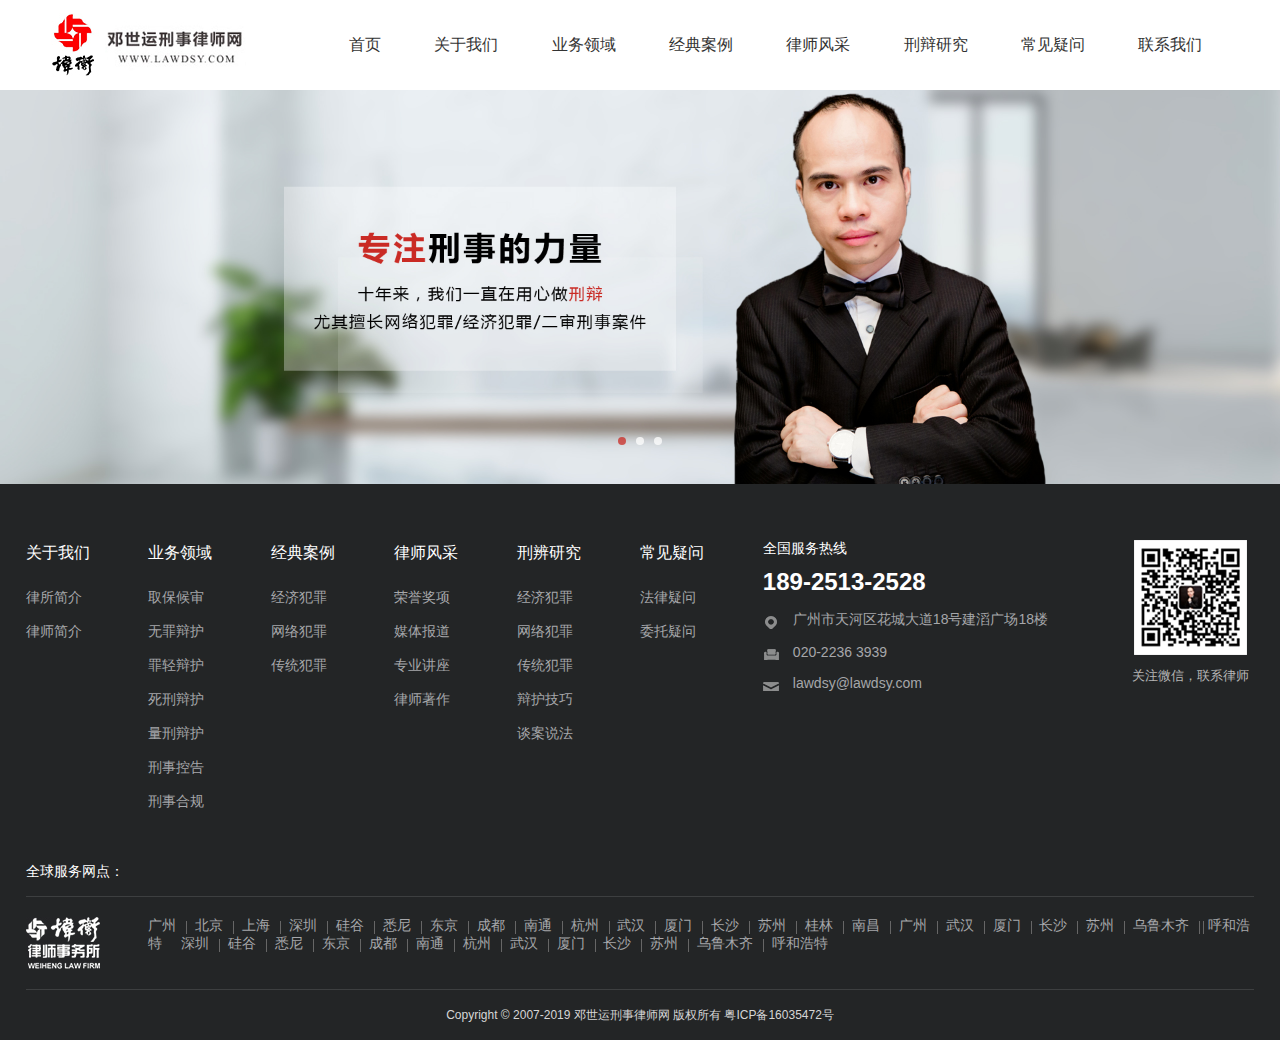
<file: index.html>
<!doctype html>
<html lang="zh-cmn-Hant">
	<head>
		<title>首页</title>
		<meta charset="utf-8">
		<meta name="renderer" content="webkit|ie-comp|ie-stand" />
		<meta http-equiv="X-UA-Compatible" content="IE=Edge,chrome=1">
		<meta name="keywords" content="" />
		<meta name="description" content="" />
		<meta name="author" content="www.holycorey.com" />
		<!-- 控制缩放比例 -->
		<meta name="viewport" content="initial-scale=1.0,width=device-width,height=device-height,minimum-scale=1.0,maximum-scale=1.0,user-scalable=no">
		<!-- 不让百度转码 -->
		<meta http-equiv="Cache-Control" content="no-transform" />
		<meta http-equiv="Cache-Control" content="no-siteapp" />
		<!-- css -->
		<link rel="stylesheet" type="text/css" href="css/base.css">
		<link rel="stylesheet" type="text/css" href="css/mobile.css">
		<link rel="stylesheet" type="text/css" href="css/media.css">
		<link rel="stylesheet" type="text/css" href="css/layout.css">
		<!-- js -->
		<script type="text/javascript" src="js/jquery.min.js"></script>
        <link rel="shortcut icon" href="images/favicon.gif" />
	</head>
	<body>
		<!-- Header -->
		<div class="Header-wrapper">
			<div class="header-container">
				<div class="clearfix">
					<a href="index.html" title="" class="H-logo">
						<img src="images/logo.jpg" alt="" class="" />
                    </a>
                    
					<div class="Hmenu-btn Hmenu-web">
						<a href="javascript:;" title=""></a>
                    </div>
                    
					<ul class="H-nav clearfix">
						<li><a href="" title="" class="Hnav-menu">首页</a></li>
						<li><a href="" title="" class="Hnav-menu">关于我们<i></i></a>
							<div class="Hnav-sub">
								<ul class="HnavSub-list">
									<li><a href="" title="">律所简介</a></li>
									<li><a href="" title="">律师简介</a></li>
								</ul>
							</div>
						</li>

						<li>
							<a href="" title="" class="Hnav-menu">业务领域<i></i></a>
							<div class="Hnav-sub">
								<ul class="HnavSub-list">
									<li><a href="" title="">取保候审</a></li>
									<li><a href="" title="">无罪辩护</a></li>
									<li><a href="" title="">罪轻辩护</a></li>
									<li><a href="" title="">死刑辩护</a></li>
									<li><a href="" title="">量刑辩护</a></li>
									<li><a href="" title="">刑事控告</a></li>
									<li><a href="" title="">刑事合规</a></li>
								</ul>
							</div>
						</li>

						<li><a href="" title="" class="Hnav-menu">经典案例<i></i></a>
							<div class="Hnav-sub">
								<ul class="HnavSub-list">
									<li><a href="" title="">经济犯罪</a></li>
									<li><a href="" title="">网络犯罪</a></li>
									<li><a href="" title="">传统犯罪</a></li>
								</ul>
							</div>
						</li>

						<li><a href="" title="" class="Hnav-menu">律师风采<i></i></a>	
							<div class="Hnav-sub">
								<ul class="HnavSub-list">
									<li><a href="" title="">荣誉奖项</a></li>
									<li><a href="" title="">媒体报道</a></li>
									<li><a href="" title="">专业讲座</a></li>
									<li><a href="" title="">律师著作</a></li>
								</ul>
							</div>				
						</li>

						<li>
							<a href="" title="" class="Hnav-menu">刑辩研究<i></i></a>							
							<div class="Hnav-sub">
								<ul class="HnavSub-list">
									<li><a href="" title="">经济犯罪</a></li>
									<li><a href="" title="">网络犯罪</a></li>
									<li><a href="" title="">传统犯罪</a></li>
									<li><a href="" title="">辩护技巧</a></li>
									<li><a href="" title="">谈案说法</a></li>
								</ul>
							</div>
						</li>

						<li><a href="" title="" class="Hnav-menu">常见疑问<i></i></a>
							<div class="Hnav-sub">
								<ul class="HnavSub-list">
									<li><a href="" title="">法律疑问</a></li>
									<li><a href="" title="">委托疑问</a></li>
								</ul>
							</div>
						</li>

						<li><a href="" title="" class="Hnav-menu">联系我们</a></li>
					</ul>
				</div>
			</div>
		</div>
		
		<!-- Banner -->
		<div class="banner-container index-bnr" id="index-bnr">
			<div class="swiper-container">
				<div class="swiper-wrapper">
					<div class="swiper-slide">
						<a href="javascript:;" title="" class="bnr-img iBnr-1">
							<img src="images/bann/banner1.jpg" alt="">
						</a>
                    </div>
                    
					<div class="swiper-slide">
						<a href="javascript:;" title="" class="bnr-img iBnr-1">
							<img src="images/bann/banner1.jpg" alt="">
						</a>
                    </div>
                    
					<div class="swiper-slide">
						<a href="javascript:;" title="" class="bnr-img iBnr-1">
							<img src="images/bann/banner1.jpg" alt="">
						</a>
					</div>
				</div>
				<div class="swiper-pagination"></div>
			</div>
		</div>

		<!-- web bann -->
		<div class="banner-container" id="web-bnr">
			<div class="swiper-container">
				<div class="swiper-wrapper">
					<div class="swiper-slide">
						<a href="" title="" class="bnr-img"><img src="images/core/top_subpic.jpg" alt=""></a>
					</div>
					<div class="swiper-slide">
						<a href="" title="" class="bnr-img"><img src="images/core/top_subpic.jpg" alt=""></a>
					</div>
					<div class="swiper-slide">
						<a href="" title="" class="bnr-img"><img src="images/core/top_subpic.jpg" alt=""></a>
					</div>
				</div>
				<div class="swiper-pagination"></div>
			</div>
		</div>
		<!-- web bann -->

		<!-- Container -->
		<div class="Container-wrapper">

		</div>

		<!-- Footer -->
		<div class="Footer-wrapper">
			<div class="footer-container">
				<div class="contain clearfix">
					<dl class="F-nav"> 
						<dt>关于我们<i></i></dt>
						<dd>
							<a href="" title="">律所简介</a>
							<a href="" title="">律师简介</a>
						</dd>
					</dl>

					<dl class="F-nav"> 
						<dt>业务领域<i></i></dt>
						<dd>
							<a href="" title="">取保候审</a>
							<a href="" title="">无罪辩护</a>
                            <a href="" title="">罪轻辩护</a>
                            <a href="" title="">死刑辩护</a>
                            <a href="" title="">量刑辩护</a>
                            <a href="" title="">刑事控告</a>
                            <a href="" title="">刑事合规</a>
						</dd>
					</dl>

					<dl class="F-nav"> 
                        <dt>经典案例<i></i></dt>                        
						<dd>
                            <a href="" title="">经济犯罪</a>
							<a href="" title="">网络犯罪</a>
							<a href="" title="">传统犯罪</a>
						</dd>
					</dl>

					<dl class="F-nav">
                        <dt>律师风采<i></i></dt>
						<dd>
							<a href="" title="">荣誉奖项</a>
							<a href="" title="">媒体报道</a>
							<a href="" title="">专业讲座</a>
							<a href="" title="">律师著作</a>
						</dd>
					</dl>

					<dl class="F-nav"> 
						<dt>刑辨研究<i></i></dt>
						<dd>
							<a href="" title="">经济犯罪</a>
							<a href="" title="">网络犯罪</a>
                            <a href="" title="">传统犯罪</a>
                            <a href="" title="">辩护技巧</a>
                            <a href="" title="">谈案说法</a>
						</dd>
                    </dl>
                    
					<dl class="F-nav"> 
						<dt>常见疑问<i></i></dt>
						<dd>
							<a href="" title="">法律疑问</a>
							<a href="" title="">委托疑问</a>
						</dd>
                    </dl>

                    <dl class="F-nav F-nav2">
                        <p>全国服务热线</p>
                        <h4><a href="tel:189-2513-2528">189-2513-2528</a></h4>
                        <dd class="add">广州市天河区花城大道18号建滔广场18楼</dd>
                        <dd class="tel">020-2236 3939</dd>
                        <dd class="email">lawdsy@lawdsy.com </dd>
                    </dl>

					<div class="F-ct">
						<div class="F-code">
							<img src="images/core/wx_ewm.png" alt="" />
							<div class="type">关注微信，联系律师</div>
						</div>
					</div>
				</div>
			</div>

			<div class="frendLink">
				<div class="contain">
					<h4>全球服务网点：</h4>
					<div class="links clearfix">
						<div class="foot_logo"><a href=""><img src="images/core/ftlogo.jpg" alt=""></a></div>
						<div class="foot_link">
							<a href="">广州</a>
							<a href="">北京</a>
							<a href="">上海</a>
							<a href="">深圳</a>
							<a href="">硅谷</a>
							<a href="">悉尼</a>
							<a href="">东京</a>
							<a href="">成都</a>
							<a href="">南通</a>
							<a href="">杭州</a>
							<a href="">武汉</a>
							<a href="">厦门</a>
							<a href="">长沙</a>
							<a href="">苏州</a>
							<a href="">桂林</a>
							<a href="">南昌</a>
							<a href="">广州</a>
							<a href="">武汉</a>
							<a href="">厦门</a>
							<a href="">长沙</a>
							<a href="">苏州</a>
							<a href="">乌鲁木齐</a>
							<a href="">呼和浩特</a>
							<a href="">深圳</a>
							<a href="">硅谷</a>
							<a href="">悉尼</a>
							<a href="">东京</a>
							<a href="">成都</a>
							<a href="">南通</a>
							<a href="">杭州</a>
							<a href="">武汉</a>
							<a href="">厦门</a>
							<a href="">长沙</a>
							<a href="">苏州</a>
							<a href="">乌鲁木齐</a>
							<a href="">呼和浩特</a>
						</div>
					</div>
				</div>
			</div>

			<!-- copyright -->
			<div class="F-cr">Copyright © 2007-2019 邓世运刑事律师网 版权所有<a href="http://www.miitbeian.gov.cn/" target="_blank"> 粤ICP备16035472号 </a></div>
			<!-- copyright -->
		</div>
		<!-- Footer -->

		<!-- js -->
		<script type="text/javascript" src="js/custom.js"></script>
		<!-- swiper -->
		<link rel="stylesheet" type="text/css" href="js/swiper/swiper.min.css">
		<script type="text/javascript" src="js/swiper/swiper.min.js"></script>
		<script type="text/javascript">
			$(function(){
				//Banner
				var indexBSwiper = new Swiper('#index-bnr .swiper-container',{
					pagination:'#index-bnr .swiper-pagination',
					autoplay:3000,
					effect:'fade',
					speed:200,
					loop:true,
					prevButton:'',
					nextButton:'',
					paginationClickable:true,
					autoplayDisableOnInteraction:false,
					onInit: function(swiper){
						$('#index-bnr .swiper-pagination .swiper-pagination-bullet').removeClass("swiper-pagination-bullet-active");
						setTimeout(function(){
							$('#index-bnr .swiper-pagination .swiper-pagination-bullet').eq(0).addClass("swiper-pagination-bullet-active");
						},0);
					}
				});

				$("#index-bnr").on({
					mouseover:function(){
						indexBSwiper.stopAutoplay();
					},
					mouseout:function(){
						indexBSwiper.startAutoplay();
					}
				});
	
				var indexBnrSwiper = new Swiper('#web-bnr .swiper-container',{
					pagination:'#web-bnr .swiper-pagination',
					speed:1000,
					prevButton:'',
					nextButton:'',
					paginationClickable:true,
					autoplayDisableOnInteraction:false
				});
			})
		</script>
	</body>
</html>
</file>
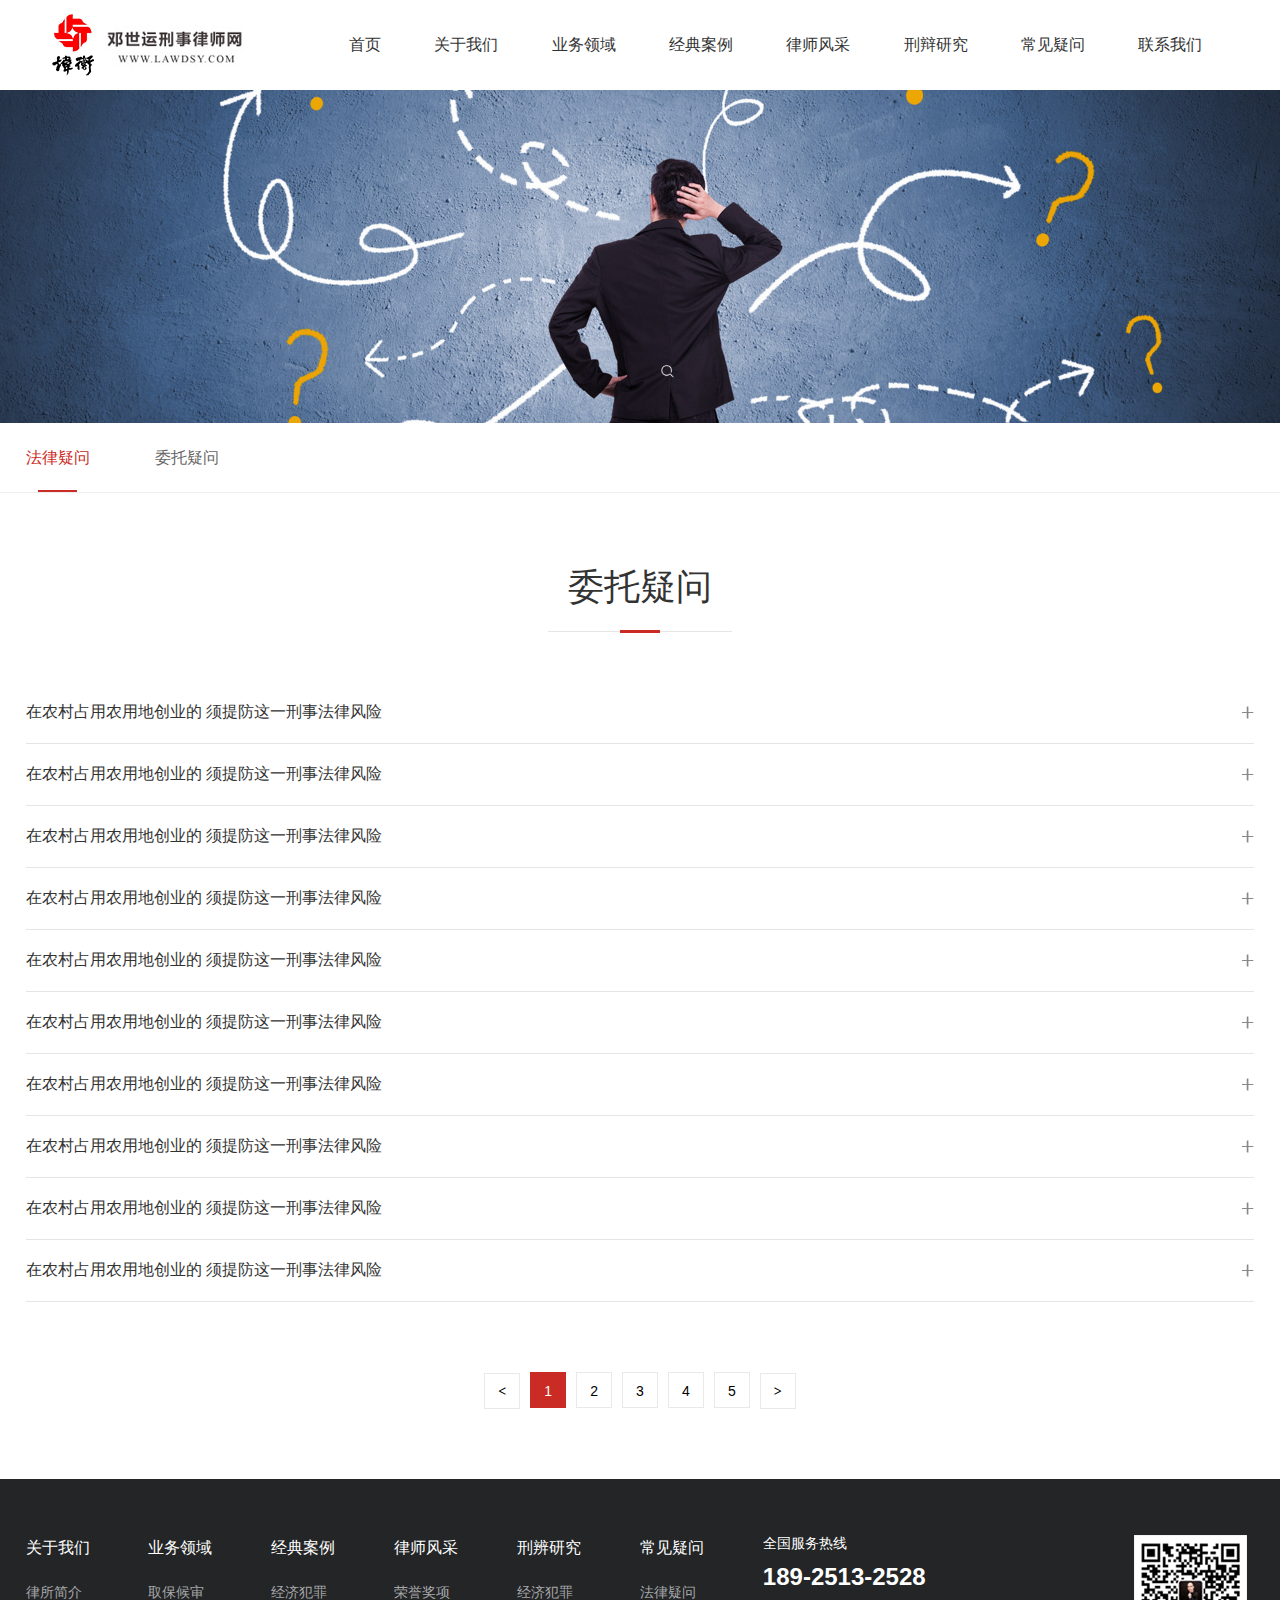
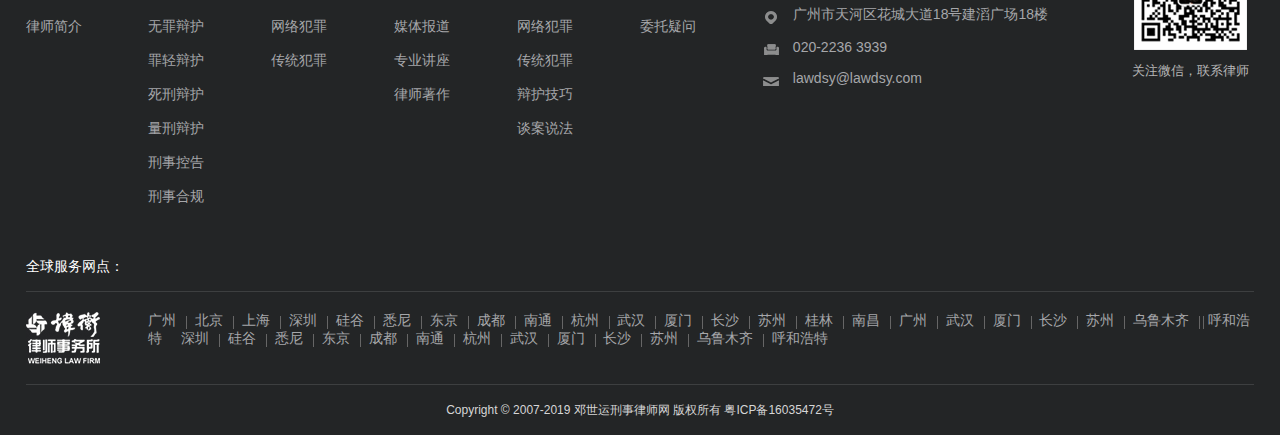
<file: 常见问题.html>
<!doctype html>
<html lang="zh-cmn-Hant">
	<head>
		<title>常见问题</title>
		<meta charset="utf-8">
		<meta name="renderer" content="webkit|ie-comp|ie-stand" />
		<meta http-equiv="X-UA-Compatible" content="IE=Edge,chrome=1">
		<meta name="keywords" content="" />
		<meta name="description" content="" />
		<meta name="author" content="www.holycorey.com" />
		<!-- 控制缩放比例 -->
		<meta name="viewport" content="initial-scale=1.0,width=device-width,height=device-height,minimum-scale=1.0,maximum-scale=1.0,user-scalable=no">
		<!-- 不让百度转码 -->
		<meta http-equiv="Cache-Control" content="no-transform" />
		<meta http-equiv="Cache-Control" content="no-siteapp" />
		<!-- css -->
		<link rel="stylesheet" type="text/css" href="css/base.css">
		<link rel="stylesheet" type="text/css" href="css/mobile.css">
		<link rel="stylesheet" type="text/css" href="css/layout.css">
		<link rel="stylesheet" type="text/css" href="css/media.css">
		<!-- js -->
		<script type="text/javascript" src="js/jquery.min.js"></script>
        <link rel="shortcut icon" href="images/favicon.gif" />
	</head>
	<body>
		<!-- Header -->
		<div class="Header-wrapper">
			<div class="header-container">
				<div class="clearfix">
					<a href="index.html" title="" class="H-logo">
						<img src="images/logo.jpg" alt="" class="" />
                    </a>
                    
					<div class="Hmenu-btn Hmenu-web">
						<a href="javascript:;" title=""></a>
                    </div>
                    
					<ul class="H-nav clearfix">
						<li><a href="" title="" class="Hnav-menu">首页</a></li>
						<li><a href="" title="" class="Hnav-menu">关于我们<i></i></a>
							<div class="Hnav-sub">
								<ul class="HnavSub-list">
									<li><a href="" title="">律所简介</a></li>
									<li><a href="" title="">律师简介</a></li>
								</ul>
							</div>
						</li>

						<li>
							<a href="" title="" class="Hnav-menu">业务领域<i></i></a>
							<div class="Hnav-sub">
								<ul class="HnavSub-list">
									<li><a href="" title="">取保候审</a></li>
									<li><a href="" title="">无罪辩护</a></li>
									<li><a href="" title="">罪轻辩护</a></li>
									<li><a href="" title="">死刑辩护</a></li>
									<li><a href="" title="">量刑辩护</a></li>
									<li><a href="" title="">刑事控告</a></li>
									<li><a href="" title="">刑事合规</a></li>
								</ul>
							</div>
						</li>

						<li><a href="" title="" class="Hnav-menu">经典案例<i></i></a>
							<div class="Hnav-sub">
								<ul class="HnavSub-list">
									<li><a href="" title="">经济犯罪</a></li>
									<li><a href="" title="">网络犯罪</a></li>
									<li><a href="" title="">传统犯罪</a></li>
								</ul>
							</div>
						</li>

						<li><a href="" title="" class="Hnav-menu">律师风采<i></i></a>	
							<div class="Hnav-sub">
								<ul class="HnavSub-list">
									<li><a href="" title="">荣誉奖项</a></li>
									<li><a href="" title="">媒体报道</a></li>
									<li><a href="" title="">专业讲座</a></li>
									<li><a href="" title="">律师著作</a></li>
								</ul>
							</div>				
						</li>

						<li>
							<a href="" title="" class="Hnav-menu">刑辩研究<i></i></a>							
							<div class="Hnav-sub">
								<ul class="HnavSub-list">
									<li><a href="" title="">经济犯罪</a></li>
									<li><a href="" title="">网络犯罪</a></li>
									<li><a href="" title="">传统犯罪</a></li>
									<li><a href="" title="">辩护技巧</a></li>
									<li><a href="" title="">谈案说法</a></li>
								</ul>
							</div>
						</li>

						<li><a href="" title="" class="Hnav-menu">常见疑问<i></i></a>
							<div class="Hnav-sub">
								<ul class="HnavSub-list">
									<li><a href="" title="">法律疑问</a></li>
									<li><a href="" title="">委托疑问</a></li>
								</ul>
							</div>
						</li>

						<li><a href="" title="" class="Hnav-menu">联系我们</a></li>
					</ul>
				</div>
			</div>
		</div>
		
		<!-- Banner -->
		<div class="pub-bann">
			<img src="images/bann/faq_bann.jpg" alt="">
		</div>

		<div class="pub_cate clearfix">
			<div class="contain">
				<ul>
                    <li class="cur"><a href="">法律疑问</a></li>
                    <li><a href="">委托疑问</a></li>
				</ul>
			</div>
		</div>

		<!-- Container -->
		<div class="Container-wrapper">
            <div class="faqList pdtb70">
                <h2 class="pub-tit1">委托疑问</h2>
                <div class="contain">
                    <div class="box">
                        <dl>
                            <dt>在农村占用农用地创业的 须提防这一刑事法律风险</dt>
                            <dd>随着乡村振兴战略的实施，回农村创业，成为一种潮流。但是，回乡创业，应该有防范刑事法律风险的意识。如果涉及到使用农用地的，<br/>需要避免触犯非法占用农用地罪。三个案例一、卢某非法占用农用地...</dd>
                        </dl>
                        <dl>
                            <dt>在农村占用农用地创业的 须提防这一刑事法律风险</dt>
                            <dd>随着乡村振兴战略的实施，回农村创业，成为一种潮流。但是，回乡创业，应该有防范刑事法律风险的意识。如果涉及到使用农用地的，需要避免触犯非法占用农用地罪。三个案例一、卢某非法占用农用地...</dd>
                        </dl>
                        <dl>
                            <dt>在农村占用农用地创业的 须提防这一刑事法律风险</dt>
                            <dd>随着乡村振兴战略的实施，回农村创业，成为一种潮流。但是，回乡创业，应该有防范刑事法律风险的意识。如果涉及到使用农用地的，需要避免触犯非法占用农用地罪。三个案例一、卢某非法占用农用地...</dd>
                        </dl>
                        <dl>
                            <dt>在农村占用农用地创业的 须提防这一刑事法律风险</dt>
                            <dd>随着乡村振兴战略的实施，回农村创业，成为一种潮流。但是，回乡创业，应该有防范刑事法律风险的意识。如果涉及到使用农用地的，需要避免触犯非法占用农用地罪。三个案例一、卢某非法占用农用地...</dd>
                        </dl>
                        <dl>
                            <dt>在农村占用农用地创业的 须提防这一刑事法律风险</dt>
                            <dd>随着乡村振兴战略的实施，回农村创业，成为一种潮流。但是，回乡创业，应该有防范刑事法律风险的意识。如果涉及到使用农用地的，需要避免触犯非法占用农用地罪。三个案例一、卢某非法占用农用地...</dd>
                        </dl>
                        <dl>
                            <dt>在农村占用农用地创业的 须提防这一刑事法律风险</dt>
                            <dd>随着乡村振兴战略的实施，回农村创业，成为一种潮流。但是，回乡创业，应该有防范刑事法律风险的意识。如果涉及到使用农用地的，需要避免触犯非法占用农用地罪。三个案例一、卢某非法占用农用地...</dd>
                        </dl>
                        <dl>
                            <dt>在农村占用农用地创业的 须提防这一刑事法律风险</dt>
                            <dd>随着乡村振兴战略的实施，回农村创业，成为一种潮流。但是，回乡创业，应该有防范刑事法律风险的意识。如果涉及到使用农用地的，需要避免触犯非法占用农用地罪。三个案例一、卢某非法占用农用地...</dd>
                        </dl>
                        <dl>
                            <dt>在农村占用农用地创业的 须提防这一刑事法律风险</dt>
                            <dd>随着乡村振兴战略的实施，回农村创业，成为一种潮流。但是，回乡创业，应该有防范刑事法律风险的意识。如果涉及到使用农用地的，需要避免触犯非法占用农用地罪。三个案例一、卢某非法占用农用地...</dd>
                        </dl>
                        <dl>
                            <dt>在农村占用农用地创业的 须提防这一刑事法律风险</dt>
                            <dd>随着乡村振兴战略的实施，回农村创业，成为一种潮流。但是，回乡创业，应该有防范刑事法律风险的意识。如果涉及到使用农用地的，需要避免触犯非法占用农用地罪。三个案例一、卢某非法占用农用地...</dd>
                        </dl>
                        <dl>
                            <dt>在农村占用农用地创业的 须提防这一刑事法律风险</dt>
                            <dd>随着乡村振兴战略的实施，回农村创业，成为一种潮流。但是，回乡创业，应该有防范刑事法律风险的意识。如果涉及到使用农用地的，需要避免触犯非法占用农用地罪。三个案例一、卢某非法占用农用地...</dd>
                        </dl>
                    </div>

                    <div class="pagination">
                        <a href=""><</a>
                        <a href="" class="on">1</a>
                        <a href="">2</a>
                        <a href="">3</a>
                        <a href="">4</a>
                        <a href="">5</a>
                        <a href="">></a>
                    </div>
                </div>
            </div>
		</div>

		<!-- Footer -->
		<div class="Footer-wrapper">
			<div class="footer-container">
				<div class="contain clearfix">
					<dl class="F-nav"> 
						<dt>关于我们<i></i></dt>
						<dd>
							<a href="" title="">律所简介</a>
							<a href="" title="">律师简介</a>
						</dd>
					</dl>

					<dl class="F-nav"> 
						<dt>业务领域<i></i></dt>
						<dd>
							<a href="" title="">取保候审</a>
							<a href="" title="">无罪辩护</a>
                            <a href="" title="">罪轻辩护</a>
                            <a href="" title="">死刑辩护</a>
                            <a href="" title="">量刑辩护</a>
                            <a href="" title="">刑事控告</a>
                            <a href="" title="">刑事合规</a>
						</dd>
					</dl>

					<dl class="F-nav"> 
                        <dt>经典案例<i></i></dt>                        
						<dd>
                            <a href="" title="">经济犯罪</a>
							<a href="" title="">网络犯罪</a>
							<a href="" title="">传统犯罪</a>
						</dd>
					</dl>

					<dl class="F-nav">
                        <dt>律师风采<i></i></dt>
						<dd>
							<a href="" title="">荣誉奖项</a>
							<a href="" title="">媒体报道</a>
							<a href="" title="">专业讲座</a>
							<a href="" title="">律师著作</a>
						</dd>
					</dl>

					<dl class="F-nav"> 
						<dt>刑辨研究<i></i></dt>
						<dd>
							<a href="" title="">经济犯罪</a>
							<a href="" title="">网络犯罪</a>
                            <a href="" title="">传统犯罪</a>
                            <a href="" title="">辩护技巧</a>
                            <a href="" title="">谈案说法</a>
						</dd>
                    </dl>
                    
					<dl class="F-nav"> 
						<dt>常见疑问<i></i></dt>
						<dd>
							<a href="" title="">法律疑问</a>
							<a href="" title="">委托疑问</a>
						</dd>
                    </dl>

                    <dl class="F-nav F-nav2">
                        <p>全国服务热线</p>
                        <h4><a href="tel:189-2513-2528">189-2513-2528</a></h4>
                        <dd class="add">广州市天河区花城大道18号建滔广场18楼</dd>
                        <dd class="tel">020-2236 3939</dd>
                        <dd class="email">lawdsy@lawdsy.com </dd>
                    </dl>

					<div class="F-ct">
						<div class="F-code">
							<img src="images/core/wx_ewm.png" alt="" />
							<div class="type">关注微信，联系律师</div>
						</div>
					</div>
				</div>
			</div>

			<div class="frendLink">
				<div class="contain">
					<h4>全球服务网点：</h4>
					<div class="links clearfix">
						<div class="foot_logo"><a href=""><img src="images/core/ftlogo.jpg" alt=""></a></div>
						<div class="foot_link">
							<a href="">广州</a>
							<a href="">北京</a>
							<a href="">上海</a>
							<a href="">深圳</a>
							<a href="">硅谷</a>
							<a href="">悉尼</a>
							<a href="">东京</a>
							<a href="">成都</a>
							<a href="">南通</a>
							<a href="">杭州</a>
							<a href="">武汉</a>
							<a href="">厦门</a>
							<a href="">长沙</a>
							<a href="">苏州</a>
							<a href="">桂林</a>
							<a href="">南昌</a>
							<a href="">广州</a>
							<a href="">武汉</a>
							<a href="">厦门</a>
							<a href="">长沙</a>
							<a href="">苏州</a>
							<a href="">乌鲁木齐</a>
							<a href="">呼和浩特</a>
							<a href="">深圳</a>
							<a href="">硅谷</a>
							<a href="">悉尼</a>
							<a href="">东京</a>
							<a href="">成都</a>
							<a href="">南通</a>
							<a href="">杭州</a>
							<a href="">武汉</a>
							<a href="">厦门</a>
							<a href="">长沙</a>
							<a href="">苏州</a>
							<a href="">乌鲁木齐</a>
							<a href="">呼和浩特</a>
						</div>
					</div>
				</div>
			</div>

			<!-- copyright -->
			<div class="F-cr">Copyright © 2007-2019 邓世运刑事律师网 版权所有<a href="http://www.miitbeian.gov.cn/" target="_blank"> 粤ICP备16035472号 </a></div>
			<!-- copyright -->
		</div>
		<!-- Footer -->

		<!-- js -->
        <script type="text/javascript" src="js/custom.js"></script>
        <script>
            $('.faqList').on('click','dt',function(){
                $(this).toggleClass('cur').next().slideToggle();
                // console.log($(this).parents('dl').siblings().find('dt'));
                $(this).parents('dl').siblings().find('dt').removeClass('cur').next().slideUp();
            })
        </script>
	</body>
</html>
</file>
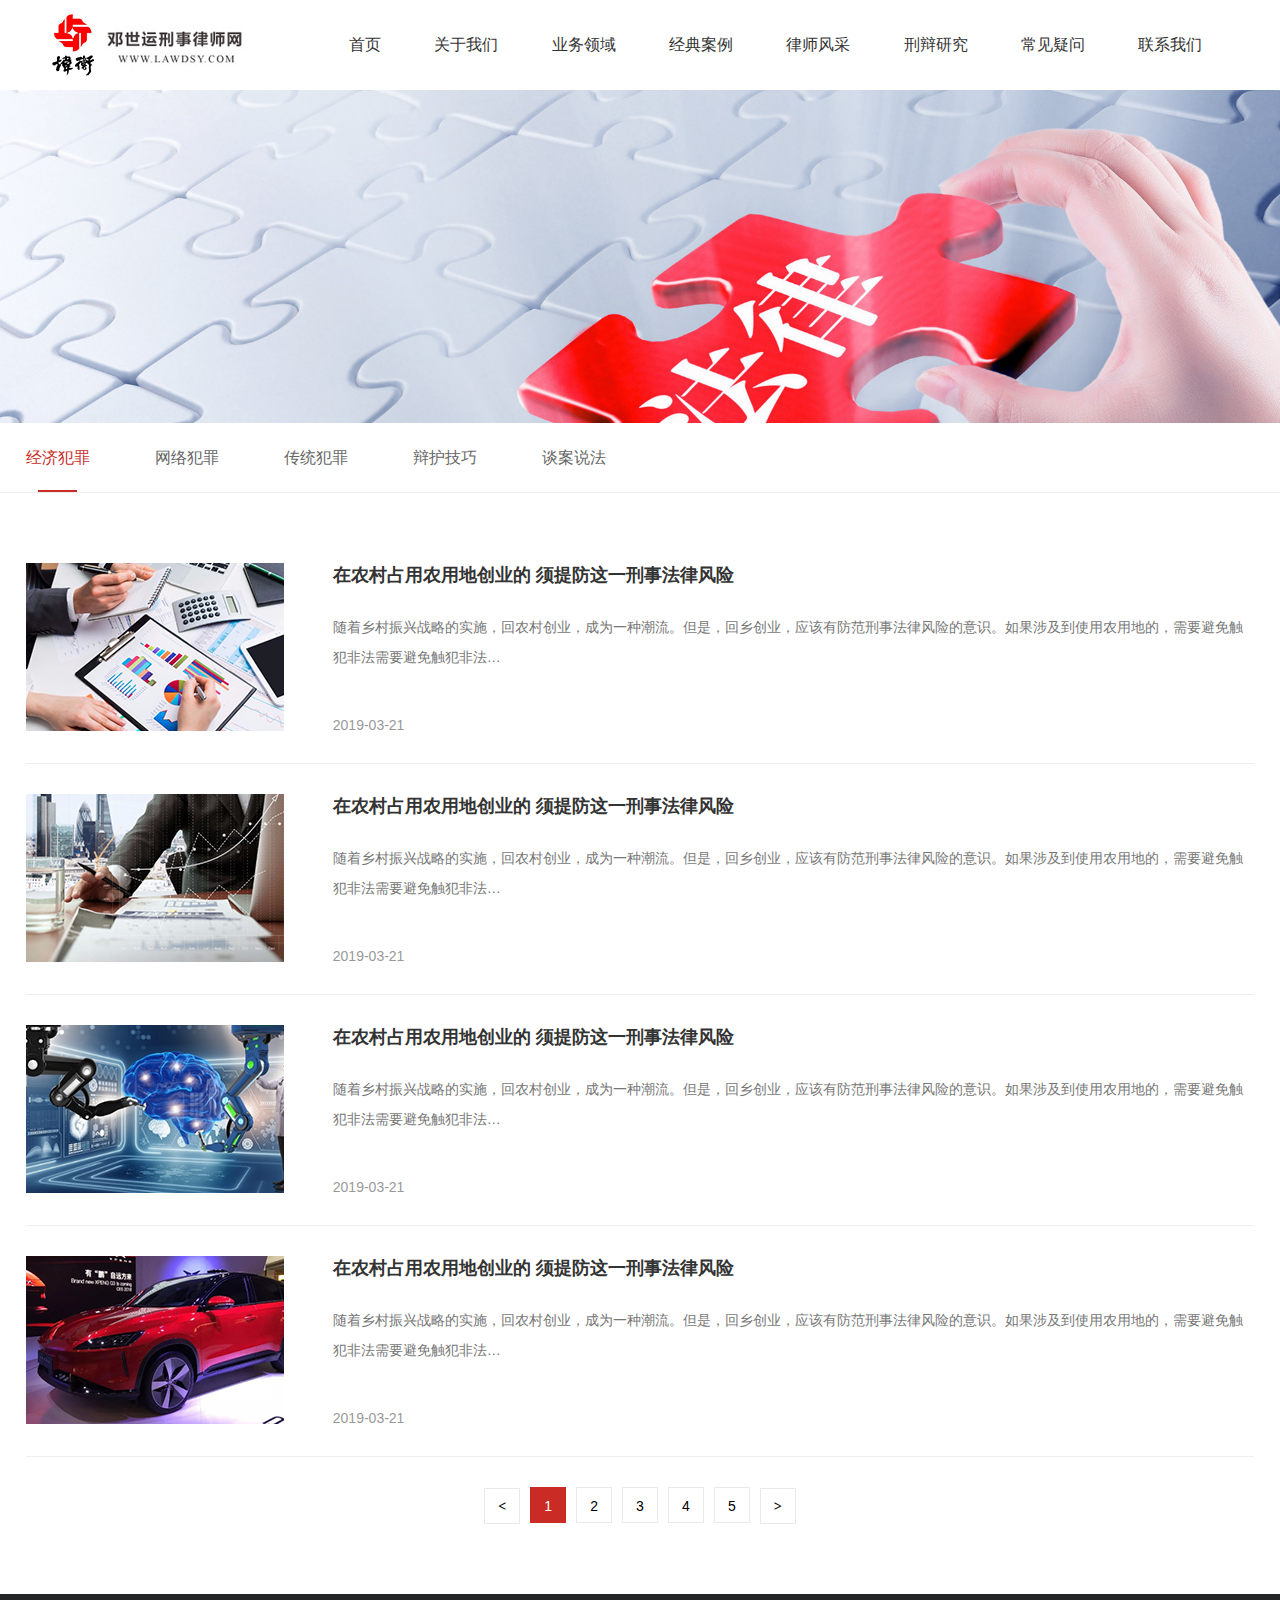
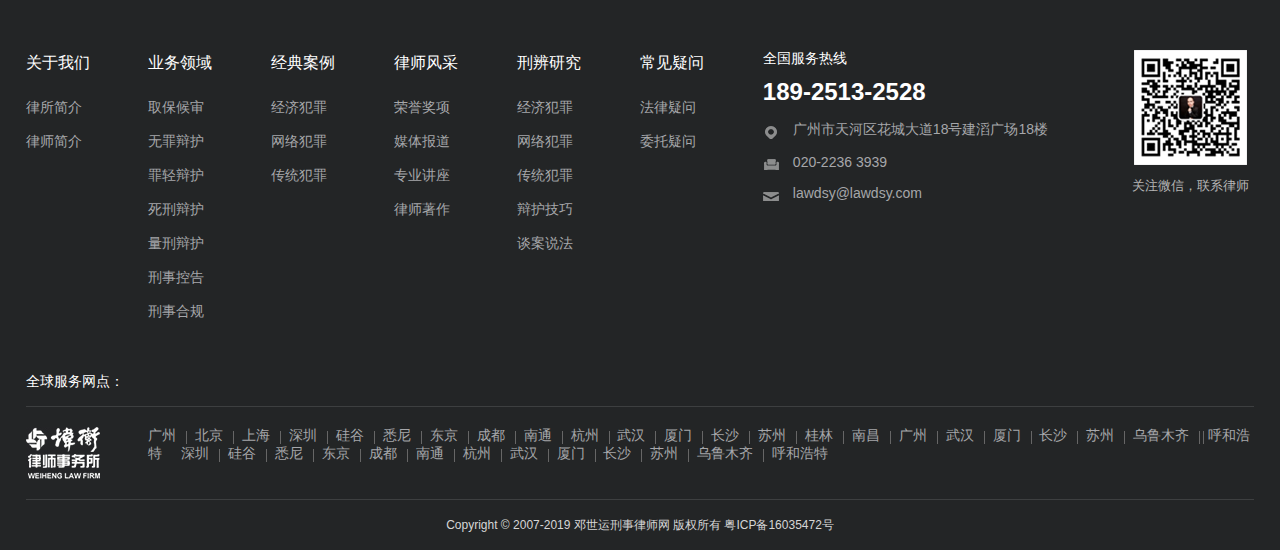
<file: 新闻列表页.html>
<!doctype html>
<html lang="zh-cmn-Hant">
	<head>
		<title>新闻详情</title>
		<meta charset="utf-8">
		<meta name="renderer" content="webkit|ie-comp|ie-stand" />
		<meta http-equiv="X-UA-Compatible" content="IE=Edge,chrome=1">
		<meta name="keywords" content="" />
		<meta name="description" content="" />
		<meta name="author" content="www.holycorey.com" />
		<!-- 控制缩放比例 -->
		<meta name="viewport" content="initial-scale=1.0,width=device-width,height=device-height,minimum-scale=1.0,maximum-scale=1.0,user-scalable=no">
		<!-- 不让百度转码 -->
		<meta http-equiv="Cache-Control" content="no-transform" />
		<meta http-equiv="Cache-Control" content="no-siteapp" />
		<!-- css -->
		<link rel="stylesheet" type="text/css" href="css/base.css">
		<link rel="stylesheet" type="text/css" href="css/mobile.css">
		<link rel="stylesheet" type="text/css" href="css/layout.css">
		<link rel="stylesheet" type="text/css" href="css/media.css">
		<!-- js -->
		<script type="text/javascript" src="js/jquery.min.js"></script>
        <link rel="shortcut icon" href="images/favicon.gif" />
	</head>
	<body>
		<!-- Header -->
		<div class="Header-wrapper">
			<div class="header-container">
				<div class="clearfix">
					<a href="index.html" title="" class="H-logo">
						<img src="images/logo.jpg" alt="" class="" />
                    </a>
                    
					<div class="Hmenu-btn Hmenu-web">
						<a href="javascript:;" title=""></a>
                    </div>
                    
					<ul class="H-nav clearfix">
						<li><a href="" title="" class="Hnav-menu">首页</a></li>
						<li><a href="" title="" class="Hnav-menu">关于我们<i></i></a>
							<div class="Hnav-sub">
								<ul class="HnavSub-list">
									<li><a href="" title="">律所简介</a></li>
									<li><a href="" title="">律师简介</a></li>
								</ul>
							</div>
						</li>

						<li>
							<a href="" title="" class="Hnav-menu">业务领域<i></i></a>
							<div class="Hnav-sub">
								<ul class="HnavSub-list">
									<li><a href="" title="">取保候审</a></li>
									<li><a href="" title="">无罪辩护</a></li>
									<li><a href="" title="">罪轻辩护</a></li>
									<li><a href="" title="">死刑辩护</a></li>
									<li><a href="" title="">量刑辩护</a></li>
									<li><a href="" title="">刑事控告</a></li>
									<li><a href="" title="">刑事合规</a></li>
								</ul>
							</div>
						</li>

						<li><a href="" title="" class="Hnav-menu">经典案例<i></i></a>
							<div class="Hnav-sub">
								<ul class="HnavSub-list">
									<li><a href="" title="">经济犯罪</a></li>
									<li><a href="" title="">网络犯罪</a></li>
									<li><a href="" title="">传统犯罪</a></li>
								</ul>
							</div>
						</li>

						<li><a href="" title="" class="Hnav-menu">律师风采<i></i></a>	
							<div class="Hnav-sub">
								<ul class="HnavSub-list">
									<li><a href="" title="">荣誉奖项</a></li>
									<li><a href="" title="">媒体报道</a></li>
									<li><a href="" title="">专业讲座</a></li>
									<li><a href="" title="">律师著作</a></li>
								</ul>
							</div>				
						</li>

						<li>
							<a href="" title="" class="Hnav-menu">刑辩研究<i></i></a>							
							<div class="Hnav-sub">
								<ul class="HnavSub-list">
									<li><a href="" title="">经济犯罪</a></li>
									<li><a href="" title="">网络犯罪</a></li>
									<li><a href="" title="">传统犯罪</a></li>
									<li><a href="" title="">辩护技巧</a></li>
									<li><a href="" title="">谈案说法</a></li>
								</ul>
							</div>
						</li>

						<li><a href="" title="" class="Hnav-menu">常见疑问<i></i></a>
							<div class="Hnav-sub">
								<ul class="HnavSub-list">
									<li><a href="" title="">法律疑问</a></li>
									<li><a href="" title="">委托疑问</a></li>
								</ul>
							</div>
						</li>

						<li><a href="" title="" class="Hnav-menu">联系我们</a></li>
					</ul>
				</div>
			</div>
		</div>
		
		<!-- Banner -->
		<div class="pub-bann">
			<img src="images/bann/news_bann.jpg" alt="">
		</div>

		<div class="pub_cate clearfix">
			<div class="contain">
				<ul>
                    <li class="cur"><a href="">经济犯罪</a></li>
                    <li><a href="">网络犯罪</a></li>				    
                    <li><a href="">传统犯罪</a></li>				    
                    <li><a href="">辩护技巧</a></li>				    
                    <li><a href="">谈案说法</a></li>
				</ul>
			</div>
		</div>

		<!-- Container -->
		<div class="Container-wrapper">
			<div class="newsList pdtb70">
                <div class="contain">
                    <ul>
                        <li>
                            <div class="newsImg com-img ofH"><a href=""><img src="images/core/news1.jpg" alt=""></a></div>
                            <div class="newsNote">
                                <h4><a href="">在农村占用农用地创业的 须提防这一刑事法律风险</a></h4>
                                <div class="note">​随着乡村振兴战略的实施，回农村创业，成为一种潮流。但是，回乡创业，应该有防范刑事法律风险的意识。如果涉及到使用农用地的，需要避免触犯非法需要避免触犯非法…</div>
                                <span>2019-03-21</span>
                            </div>
                        </li>

                        <li>
                            <div class="newsImg com-img ofH"><a href=""><img src="images/core/news2.jpg" alt=""></a></div>
                            <div class="newsNote">
                                <h4><a href="">在农村占用农用地创业的 须提防这一刑事法律风险</a></h4>
                                <div class="note">​随着乡村振兴战略的实施，回农村创业，成为一种潮流。但是，回乡创业，应该有防范刑事法律风险的意识。如果涉及到使用农用地的，需要避免触犯非法需要避免触犯非法…</div>
                                <span>2019-03-21</span>
                            </div>
                        </li>

                        <li>
                            <div class="newsImg com-img ofH"><a href=""><img src="images/core/news3.jpg" alt=""></a></div>
                            <div class="newsNote">
                                <h4><a href="">在农村占用农用地创业的 须提防这一刑事法律风险</a></h4>
                                <div class="note">​随着乡村振兴战略的实施，回农村创业，成为一种潮流。但是，回乡创业，应该有防范刑事法律风险的意识。如果涉及到使用农用地的，需要避免触犯非法需要避免触犯非法…</div>
                                <span>2019-03-21</span>
                            </div>
                        </li>

                        <li>
                            <div class="newsImg com-img ofH"><a href=""><img src="images/core/news4.jpg" alt=""></a></div>
                            <div class="newsNote">
                                <h4><a href="">在农村占用农用地创业的 须提防这一刑事法律风险</a></h4>
                                <div class="note">​随着乡村振兴战略的实施，回农村创业，成为一种潮流。但是，回乡创业，应该有防范刑事法律风险的意识。如果涉及到使用农用地的，需要避免触犯非法需要避免触犯非法…</div>
                                <span>2019-03-21</span>
                            </div>
                        </li>
                    </ul>

                    <div class="pagination">
                        <a href=""><</a>
                        <a href="" class="on">1</a>
                        <a href="">2</a>
                        <a href="">3</a>
                        <a href="">4</a>
                        <a href="">5</a>
                        <a href="">></a>
                    </div>
                </div>
            </div>
		</div>

		<!-- Footer -->
		<div class="Footer-wrapper">
			<div class="footer-container">
				<div class="contain clearfix">
					<dl class="F-nav"> 
						<dt>关于我们<i></i></dt>
						<dd>
							<a href="" title="">律所简介</a>
							<a href="" title="">律师简介</a>
						</dd>
					</dl>

					<dl class="F-nav"> 
						<dt>业务领域<i></i></dt>
						<dd>
							<a href="" title="">取保候审</a>
							<a href="" title="">无罪辩护</a>
                            <a href="" title="">罪轻辩护</a>
                            <a href="" title="">死刑辩护</a>
                            <a href="" title="">量刑辩护</a>
                            <a href="" title="">刑事控告</a>
                            <a href="" title="">刑事合规</a>
						</dd>
					</dl>

					<dl class="F-nav"> 
                        <dt>经典案例<i></i></dt>                        
						<dd>
                            <a href="" title="">经济犯罪</a>
							<a href="" title="">网络犯罪</a>
							<a href="" title="">传统犯罪</a>
						</dd>
					</dl>

					<dl class="F-nav">
                        <dt>律师风采<i></i></dt>
						<dd>
							<a href="" title="">荣誉奖项</a>
							<a href="" title="">媒体报道</a>
							<a href="" title="">专业讲座</a>
							<a href="" title="">律师著作</a>
						</dd>
					</dl>

					<dl class="F-nav"> 
						<dt>刑辨研究<i></i></dt>
						<dd>
							<a href="" title="">经济犯罪</a>
							<a href="" title="">网络犯罪</a>
                            <a href="" title="">传统犯罪</a>
                            <a href="" title="">辩护技巧</a>
                            <a href="" title="">谈案说法</a>
						</dd>
                    </dl>
                    
					<dl class="F-nav"> 
						<dt>常见疑问<i></i></dt>
						<dd>
							<a href="" title="">法律疑问</a>
							<a href="" title="">委托疑问</a>
						</dd>
                    </dl>

                    <dl class="F-nav F-nav2">
                        <p>全国服务热线</p>
                        <h4><a href="tel:189-2513-2528">189-2513-2528</a></h4>
                        <dd class="add">广州市天河区花城大道18号建滔广场18楼</dd>
                        <dd class="tel">020-2236 3939</dd>
                        <dd class="email">lawdsy@lawdsy.com </dd>
                    </dl>

					<div class="F-ct">
						<div class="F-code">
							<img src="images/core/wx_ewm.png" alt="" />
							<div class="type">关注微信，联系律师</div>
						</div>
					</div>
				</div>
			</div>

			<div class="frendLink">
				<div class="contain">
					<h4>全球服务网点：</h4>
					<div class="links clearfix">
						<div class="foot_logo"><a href=""><img src="images/core/ftlogo.jpg" alt=""></a></div>
						<div class="foot_link">
							<a href="">广州</a>
							<a href="">北京</a>
							<a href="">上海</a>
							<a href="">深圳</a>
							<a href="">硅谷</a>
							<a href="">悉尼</a>
							<a href="">东京</a>
							<a href="">成都</a>
							<a href="">南通</a>
							<a href="">杭州</a>
							<a href="">武汉</a>
							<a href="">厦门</a>
							<a href="">长沙</a>
							<a href="">苏州</a>
							<a href="">桂林</a>
							<a href="">南昌</a>
							<a href="">广州</a>
							<a href="">武汉</a>
							<a href="">厦门</a>
							<a href="">长沙</a>
							<a href="">苏州</a>
							<a href="">乌鲁木齐</a>
							<a href="">呼和浩特</a>
							<a href="">深圳</a>
							<a href="">硅谷</a>
							<a href="">悉尼</a>
							<a href="">东京</a>
							<a href="">成都</a>
							<a href="">南通</a>
							<a href="">杭州</a>
							<a href="">武汉</a>
							<a href="">厦门</a>
							<a href="">长沙</a>
							<a href="">苏州</a>
							<a href="">乌鲁木齐</a>
							<a href="">呼和浩特</a>
						</div>
					</div>
				</div>
			</div>

			<!-- copyright -->
			<div class="F-cr">Copyright © 2007-2019 邓世运刑事律师网 版权所有<a href="http://www.miitbeian.gov.cn/" target="_blank"> 粤ICP备16035472号 </a></div>
			<!-- copyright -->
		</div>
		<!-- Footer -->

		<!-- js -->
		<script type="text/javascript" src="js/custom.js"></script>		
	</body>
</html>
</file>
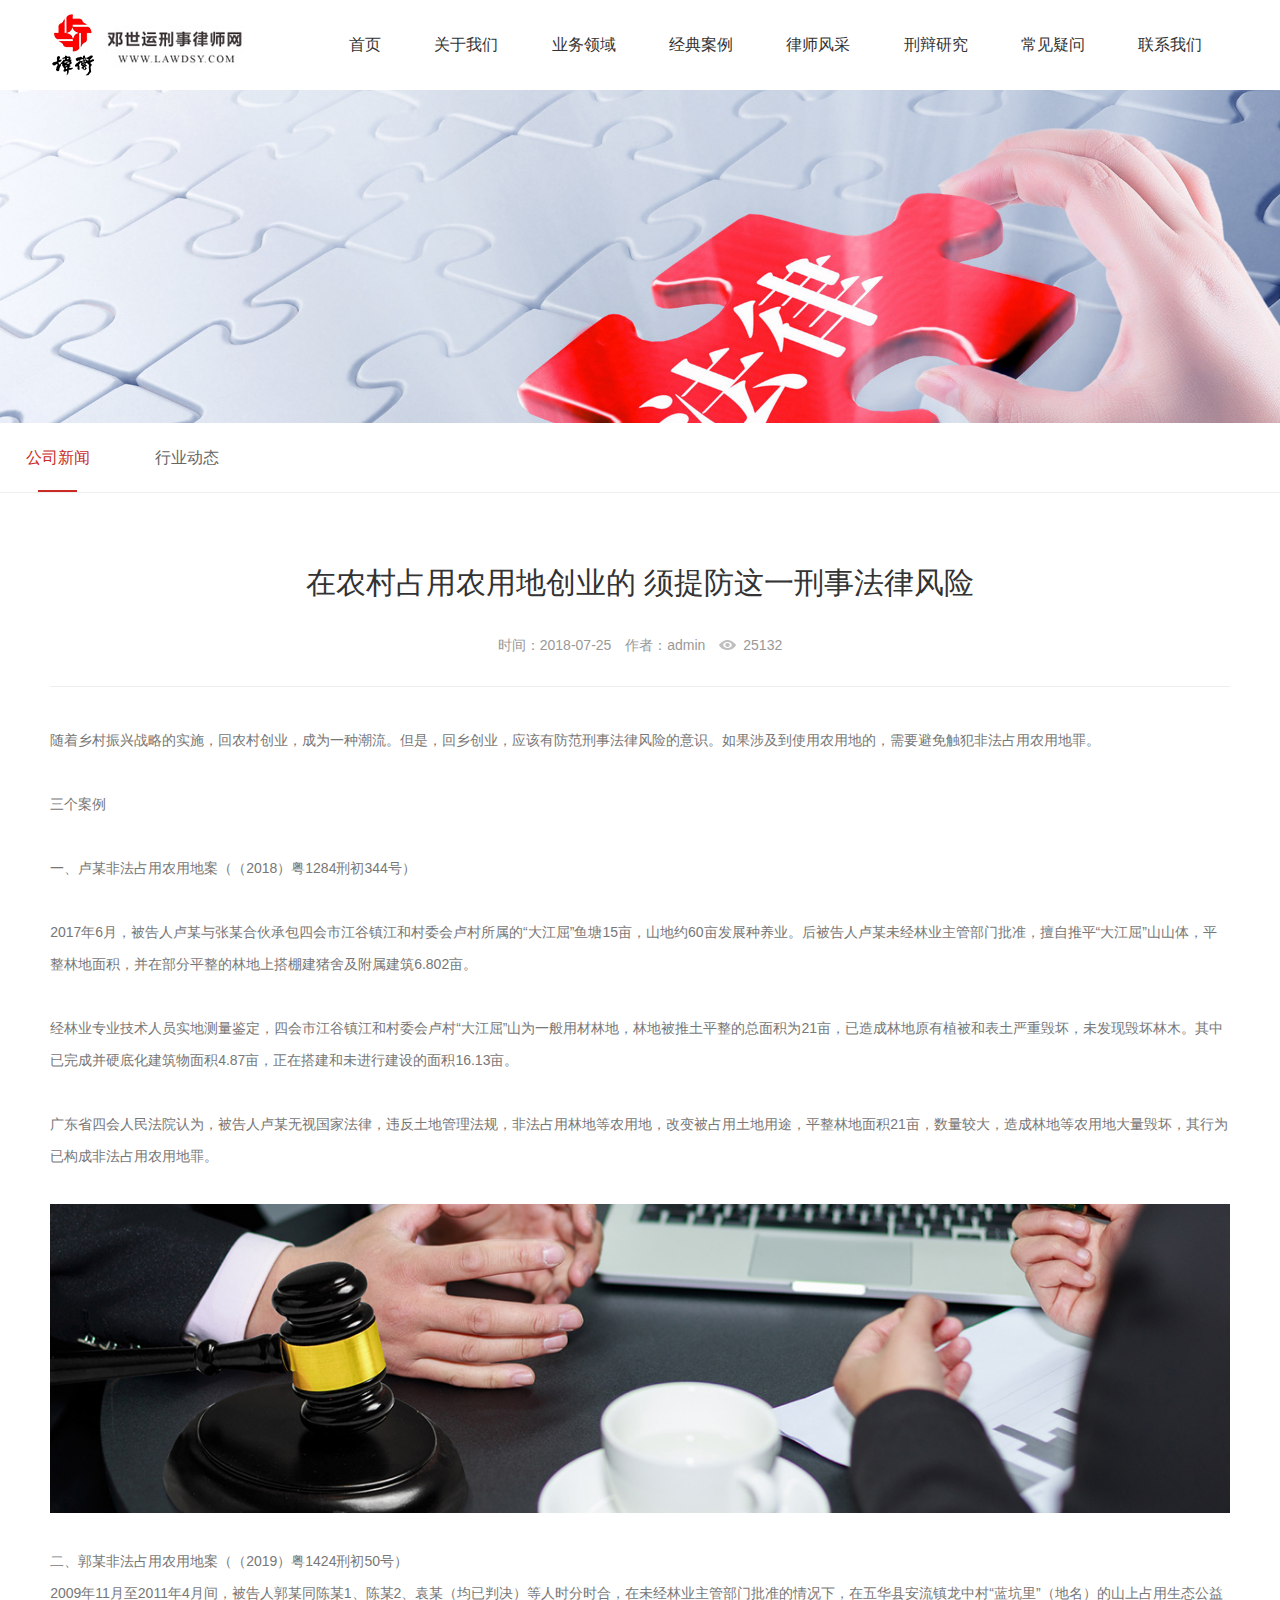
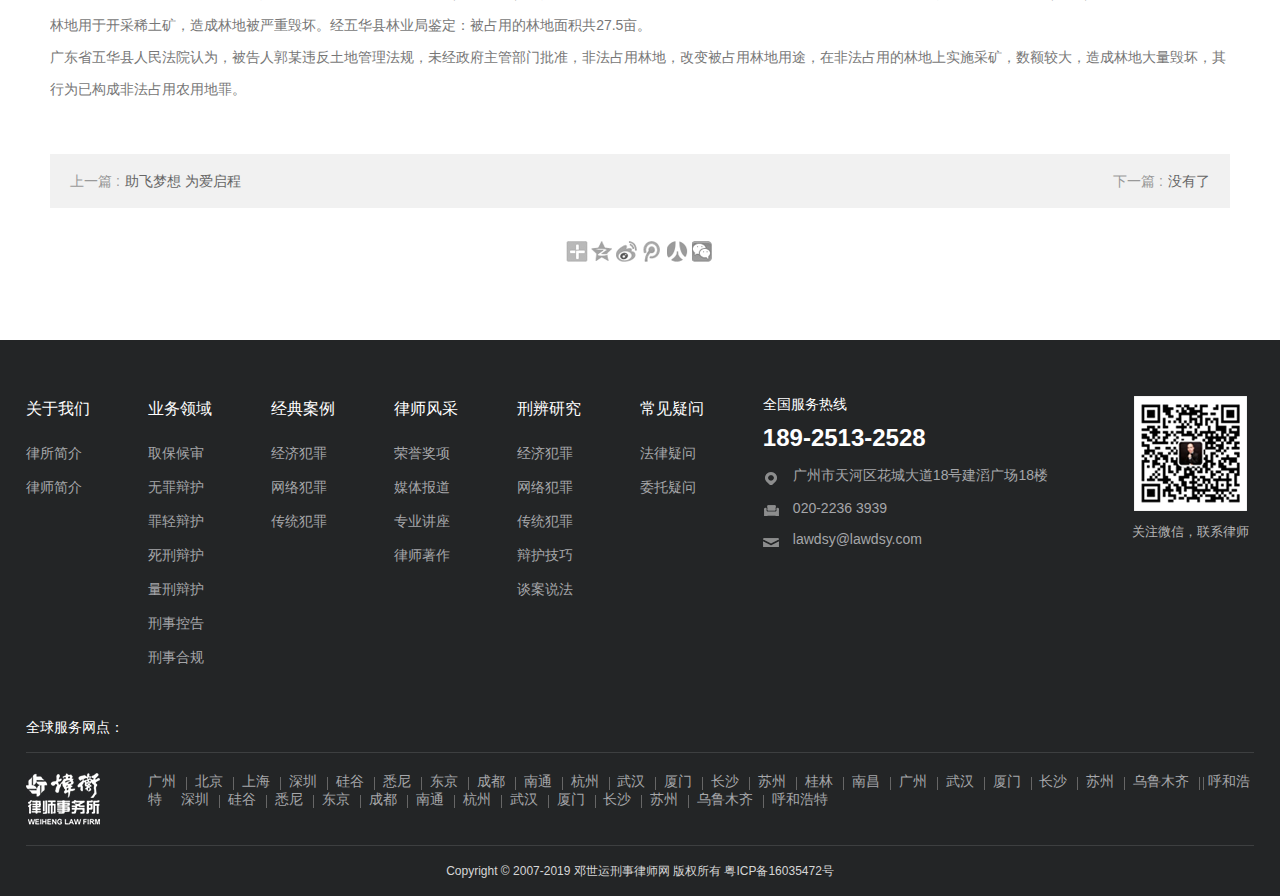
<file: 新闻详情页.html>
<!doctype html>
<html lang="zh-cmn-Hant">
	<head>
		<title>新闻详情</title>
		<meta charset="utf-8">
		<meta name="renderer" content="webkit|ie-comp|ie-stand" />
		<meta http-equiv="X-UA-Compatible" content="IE=Edge,chrome=1">
		<meta name="keywords" content="" />
		<meta name="description" content="" />
		<meta name="author" content="www.holycorey.com" />
		<!-- 控制缩放比例 -->
		<meta name="viewport" content="initial-scale=1.0,width=device-width,height=device-height,minimum-scale=1.0,maximum-scale=1.0,user-scalable=no">
		<!-- 不让百度转码 -->
		<meta http-equiv="Cache-Control" content="no-transform" />
		<meta http-equiv="Cache-Control" content="no-siteapp" />
		<!-- css -->
		<link rel="stylesheet" type="text/css" href="css/base.css">
		<link rel="stylesheet" type="text/css" href="css/mobile.css">
		<link rel="stylesheet" type="text/css" href="css/layout.css">
		<link rel="stylesheet" type="text/css" href="css/media.css">
		<!-- js -->
		<script type="text/javascript" src="js/jquery.min.js"></script>
        <link rel="shortcut icon" href="images/favicon.gif" />
	</head>
	<body>
		<!-- Header -->
		<div class="Header-wrapper">
			<div class="header-container">
				<div class="clearfix">
					<a href="index.html" title="" class="H-logo">
						<img src="images/logo.jpg" alt="" class="" />
                    </a>
                    
					<div class="Hmenu-btn Hmenu-web">
						<a href="javascript:;" title=""></a>
                    </div>
                    
					<ul class="H-nav clearfix">
						<li><a href="" title="" class="Hnav-menu">首页</a></li>
						<li><a href="" title="" class="Hnav-menu">关于我们<i></i></a>
							<div class="Hnav-sub">
								<ul class="HnavSub-list">
									<li><a href="" title="">律所简介</a></li>
									<li><a href="" title="">律师简介</a></li>
								</ul>
							</div>
						</li>

						<li>
							<a href="" title="" class="Hnav-menu">业务领域<i></i></a>
							<div class="Hnav-sub">
								<ul class="HnavSub-list">
									<li><a href="" title="">取保候审</a></li>
									<li><a href="" title="">无罪辩护</a></li>
									<li><a href="" title="">罪轻辩护</a></li>
									<li><a href="" title="">死刑辩护</a></li>
									<li><a href="" title="">量刑辩护</a></li>
									<li><a href="" title="">刑事控告</a></li>
									<li><a href="" title="">刑事合规</a></li>
								</ul>
							</div>
						</li>

						<li><a href="" title="" class="Hnav-menu">经典案例<i></i></a>
							<div class="Hnav-sub">
								<ul class="HnavSub-list">
									<li><a href="" title="">经济犯罪</a></li>
									<li><a href="" title="">网络犯罪</a></li>
									<li><a href="" title="">传统犯罪</a></li>
								</ul>
							</div>
						</li>

						<li><a href="" title="" class="Hnav-menu">律师风采<i></i></a>	
							<div class="Hnav-sub">
								<ul class="HnavSub-list">
									<li><a href="" title="">荣誉奖项</a></li>
									<li><a href="" title="">媒体报道</a></li>
									<li><a href="" title="">专业讲座</a></li>
									<li><a href="" title="">律师著作</a></li>
								</ul>
							</div>				
						</li>

						<li>
							<a href="" title="" class="Hnav-menu">刑辩研究<i></i></a>							
							<div class="Hnav-sub">
								<ul class="HnavSub-list">
									<li><a href="" title="">经济犯罪</a></li>
									<li><a href="" title="">网络犯罪</a></li>
									<li><a href="" title="">传统犯罪</a></li>
									<li><a href="" title="">辩护技巧</a></li>
									<li><a href="" title="">谈案说法</a></li>
								</ul>
							</div>
						</li>

						<li><a href="" title="" class="Hnav-menu">常见疑问<i></i></a>
							<div class="Hnav-sub">
								<ul class="HnavSub-list">
									<li><a href="" title="">法律疑问</a></li>
									<li><a href="" title="">委托疑问</a></li>
								</ul>
							</div>
						</li>

						<li><a href="" title="" class="Hnav-menu">联系我们</a></li>
					</ul>
				</div>
			</div>
		</div>
		
		<!-- Banner -->
		<div class="pub-bann">
			<img src="images/bann/news_bann.jpg" alt="">
		</div>

		<div class="pub_cate clearfix">
			<div class="contain">
				<ul>
					<li class="cur"><a href="">公司新闻</a></li><li><a href="">行业动态</a></li>				    
				</ul>
			</div>
		</div>

		<!-- Container -->
		<div class="Container-wrapper">
			<div class="news_con pdtb70">
			<div class="contain">
				<div class="contain pr clearfix">
					<div class="artInfo-left">
						<div class="artInfo-name">在农村占用农用地创业的 须提防这一刑事法律风险</div>
						<div class="artInfo-ab">
							<span>时间：2018-07-25</span>
							<span>作者：admin</span>
							<span class="see">25132</span>
						</div>

						<div class="artInfo-con">
							<p>随着乡村振兴战略的实施，回农村创业，成为一种潮流。但是，回乡创业，应该有防范刑事法律风险的意识。如果涉及到使用农用地的，需要避免触犯非法占用农用地罪。</p>
							<p><br></p>
							<p>三个案例</p>
							<p><br></p>
							<p>一、卢某非法占用农用地案（（2018）粤1284刑初344号）</p>
							<p><br></p>
							<p>2017年6月，被告人卢某与张某合伙承包四会市江谷镇江和村委会卢村所属的“大江屈”鱼塘15亩，山地约60亩发展种养业。后被告人卢某未经林业主管部门批准，擅自推平“大江屈”山山体，平整林地面积，并在部分平整的林地上搭棚建猪舍及附属建筑6.802亩。</p>
							<p><br></p>
							<p>经林业专业技术人员实地测量鉴定，四会市江谷镇江和村委会卢村“大江屈”山为一般用材林地，林地被推土平整的总面积为21亩，已造成林地原有植被和表土严重毁坏，未发现毁坏林木。其中已完成并硬底化建筑物面积4.87亩，正在搭建和未进行建设的面积16.13亩。</p>
							<p><br></p>
							<p>广东省四会人民法院认为，被告人卢某无视国家法律，违反土地管理法规，非法占用林地等农用地，改变被占用土地用途，平整林地面积21亩，数量较大，造成林地等农用地大量毁坏，其行为已构成非法占用农用地罪。</p>

							<p><br/></p>
							<p><img src="images/core/newsc1.jpg" alt=""></p>
							<p><br/></p>

							<p>二、郭某非法占用农用地案（（2019）粤1424刑初50号）</p>

							<p>2009年11月至2011年4月间，被告人郭某同陈某1、陈某2、袁某（均已判决）等人时分时合，在未经林业主管部门批准的情况下，在五华县安流镇龙中村“蓝坑里”（地名）的山上占用生态公益林地用于开采稀土矿，造成林地被严重毁坏。经五华县林业局鉴定：被占用的林地面积共27.5亩。</p>
							
							<p>广东省五华县人民法院认为，被告人郭某违反土地管理法规，未经政府主管部门批准，非法占用林地，改变被占用林地用途，在非法占用的林地上实施采矿，数额较大，造成林地大量毁坏，其行为已构成非法占用农用地罪。</p>
						</div>

						<div class="artInfo-page clearfix">

							<a href="show-79.html" title="助飞梦想 为爱启程" class="fl"><span class="type">上一篇 :</span>助飞梦想 为爱启程</a>

							<a href="" title="没有了" class="fr"><span class="type">下一篇 :</span>没有了</a>

						</div>
						<div class="artInfo-action">
							<div class="bdsharebuttonbox bdshare-button-style0-16" data-bd-bind="1562836576368">
								<a href="#" class="bds_more" id="bds_more" data-cmd="more"></a>
								<a href="#" class="bds_qzone" id="bds_qzone" data-cmd="qzone" title="分享到QQ空间"></a>
								<a href="#" class="bds_tsina" id="bds_tsina" data-cmd="tsina" title="分享到新浪微博"></a>
								<a href="#" class="bds_tqq" id="bds_tqq" data-cmd="tqq" title="分享到腾讯微博"></a>
								<a href="#" class="bds_renren" id="bds_renren" data-cmd="renren" title="分享到人人网"></a>
								<a href="#" class="bds_weixin" id="bds_weixin" data-cmd="weixin" title="分享到微信"></a>
							</div>

						</div>
					</div>
				</div>
			</div>
		</div>
		</div>

		<!-- Footer -->
		<div class="Footer-wrapper">
			<div class="footer-container">
				<div class="contain clearfix">
					<dl class="F-nav"> 
						<dt>关于我们<i></i></dt>
						<dd>
							<a href="" title="">律所简介</a>
							<a href="" title="">律师简介</a>
						</dd>
					</dl>

					<dl class="F-nav"> 
						<dt>业务领域<i></i></dt>
						<dd>
							<a href="" title="">取保候审</a>
							<a href="" title="">无罪辩护</a>
                            <a href="" title="">罪轻辩护</a>
                            <a href="" title="">死刑辩护</a>
                            <a href="" title="">量刑辩护</a>
                            <a href="" title="">刑事控告</a>
                            <a href="" title="">刑事合规</a>
						</dd>
					</dl>

					<dl class="F-nav"> 
                        <dt>经典案例<i></i></dt>                        
						<dd>
                            <a href="" title="">经济犯罪</a>
							<a href="" title="">网络犯罪</a>
							<a href="" title="">传统犯罪</a>
						</dd>
					</dl>

					<dl class="F-nav">
                        <dt>律师风采<i></i></dt>
						<dd>
							<a href="" title="">荣誉奖项</a>
							<a href="" title="">媒体报道</a>
							<a href="" title="">专业讲座</a>
							<a href="" title="">律师著作</a>
						</dd>
					</dl>

					<dl class="F-nav"> 
						<dt>刑辨研究<i></i></dt>
						<dd>
							<a href="" title="">经济犯罪</a>
							<a href="" title="">网络犯罪</a>
                            <a href="" title="">传统犯罪</a>
                            <a href="" title="">辩护技巧</a>
                            <a href="" title="">谈案说法</a>
						</dd>
                    </dl>
                    
					<dl class="F-nav"> 
						<dt>常见疑问<i></i></dt>
						<dd>
							<a href="" title="">法律疑问</a>
							<a href="" title="">委托疑问</a>
						</dd>
                    </dl>

                    <dl class="F-nav F-nav2">
                        <p>全国服务热线</p>
                        <h4><a href="tel:189-2513-2528">189-2513-2528</a></h4>
                        <dd class="add">广州市天河区花城大道18号建滔广场18楼</dd>
                        <dd class="tel">020-2236 3939</dd>
                        <dd class="email">lawdsy@lawdsy.com </dd>
                    </dl>

					<div class="F-ct">
						<div class="F-code">
							<img src="images/core/wx_ewm.png" alt="" />
							<div class="type">关注微信，联系律师</div>
						</div>
					</div>
				</div>
			</div>

			<div class="frendLink">
				<div class="contain">
					<h4>全球服务网点：</h4>
					<div class="links clearfix">
						<div class="foot_logo"><a href=""><img src="images/core/ftlogo.jpg" alt=""></a></div>
						<div class="foot_link">
							<a href="">广州</a>
							<a href="">北京</a>
							<a href="">上海</a>
							<a href="">深圳</a>
							<a href="">硅谷</a>
							<a href="">悉尼</a>
							<a href="">东京</a>
							<a href="">成都</a>
							<a href="">南通</a>
							<a href="">杭州</a>
							<a href="">武汉</a>
							<a href="">厦门</a>
							<a href="">长沙</a>
							<a href="">苏州</a>
							<a href="">桂林</a>
							<a href="">南昌</a>
							<a href="">广州</a>
							<a href="">武汉</a>
							<a href="">厦门</a>
							<a href="">长沙</a>
							<a href="">苏州</a>
							<a href="">乌鲁木齐</a>
							<a href="">呼和浩特</a>
							<a href="">深圳</a>
							<a href="">硅谷</a>
							<a href="">悉尼</a>
							<a href="">东京</a>
							<a href="">成都</a>
							<a href="">南通</a>
							<a href="">杭州</a>
							<a href="">武汉</a>
							<a href="">厦门</a>
							<a href="">长沙</a>
							<a href="">苏州</a>
							<a href="">乌鲁木齐</a>
							<a href="">呼和浩特</a>
						</div>
					</div>
				</div>
			</div>

			<!-- copyright -->
			<div class="F-cr">Copyright © 2007-2019 邓世运刑事律师网 版权所有<a href="http://www.miitbeian.gov.cn/" target="_blank"> 粤ICP备16035472号 </a></div>
			<!-- copyright -->
		</div>
		<!-- Footer -->

		<!-- js -->
		<script type="text/javascript" src="js/custom.js"></script>
		<script>
				window._bd_share_config={"common":{"bdSnsKey":{},"bdText":"","bdMini":"2","bdPic":"","bdStyle":"0","bdSize":"16"},"share":{}};with(document)0[(getElementsByTagName('head')[0]||body).appendChild(createElement('script')).src='http://bdimg.share.baidu.com/static/api/js/share.js?v=89860593.js?cdnversion='+~(-new Date()/36e5)];
		</script>			
	</body>
</html>
</file>
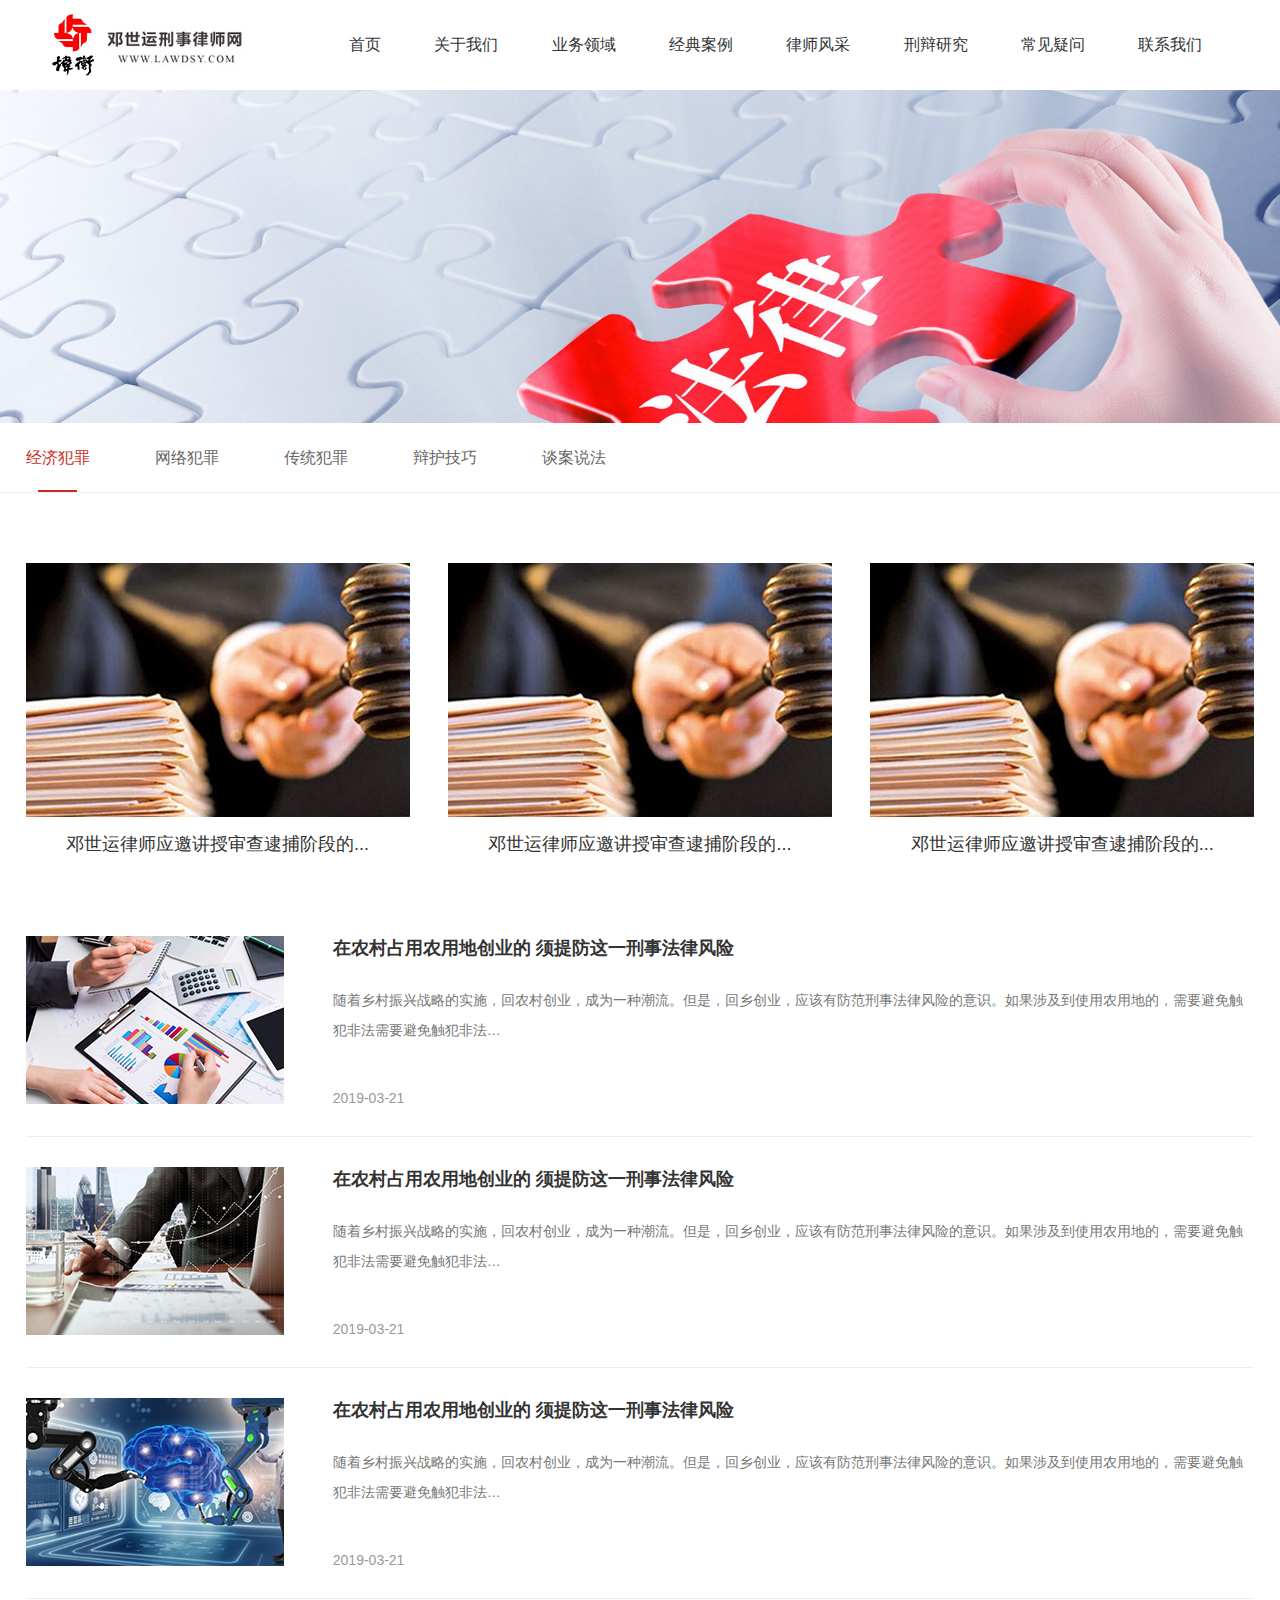
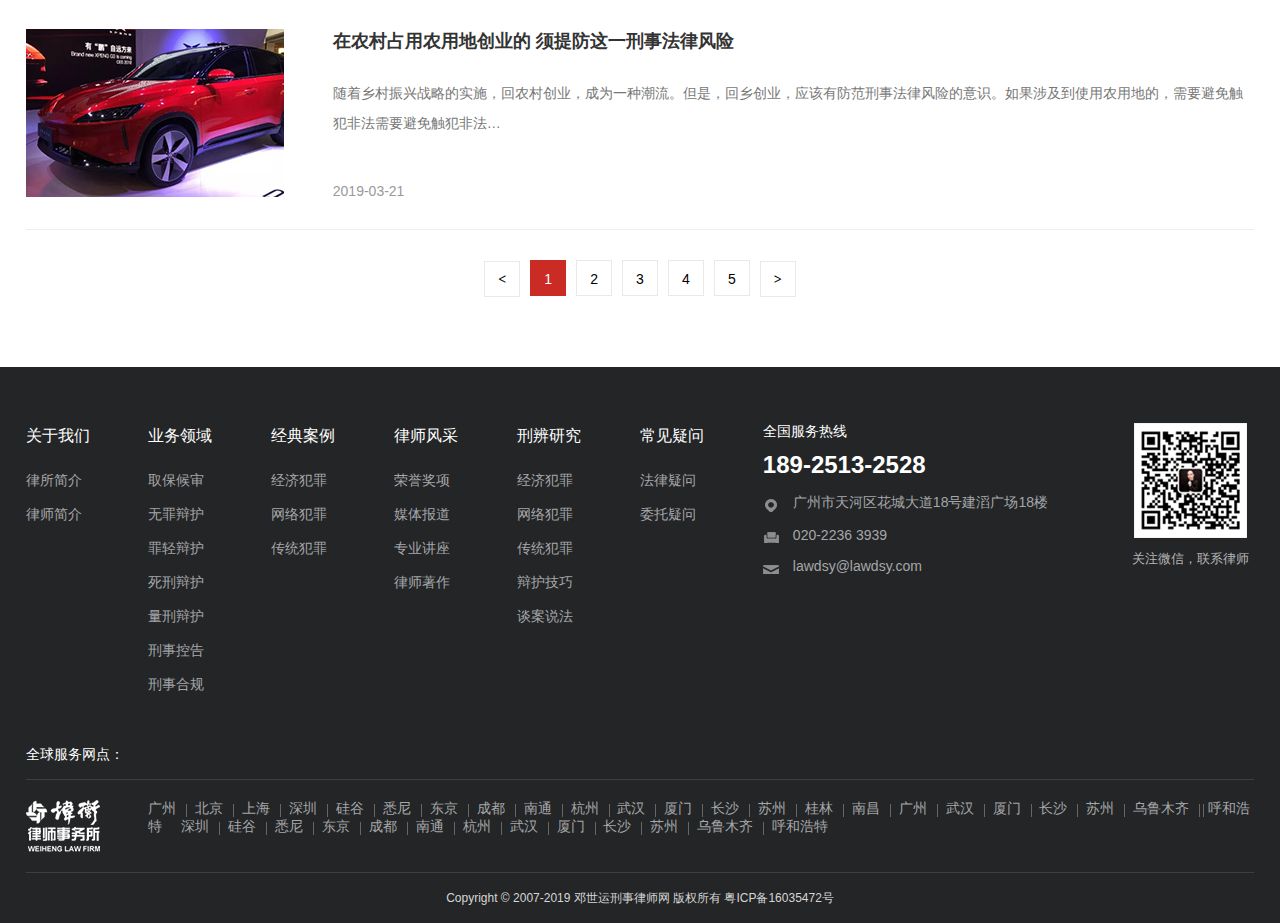
<file: 经典案例.html>
<!doctype html>
<html lang="zh-cmn-Hant">
	<head>
		<title>新闻详情</title>
		<meta charset="utf-8">
		<meta name="renderer" content="webkit|ie-comp|ie-stand" />
		<meta http-equiv="X-UA-Compatible" content="IE=Edge,chrome=1">
		<meta name="keywords" content="" />
		<meta name="description" content="" />
		<meta name="author" content="www.holycorey.com" />
		<!-- 控制缩放比例 -->
		<meta name="viewport" content="initial-scale=1.0,width=device-width,height=device-height,minimum-scale=1.0,maximum-scale=1.0,user-scalable=no">
		<!-- 不让百度转码 -->
		<meta http-equiv="Cache-Control" content="no-transform" />
		<meta http-equiv="Cache-Control" content="no-siteapp" />
		<!-- css -->
		<link rel="stylesheet" type="text/css" href="css/base.css">
		<link rel="stylesheet" type="text/css" href="css/mobile.css">
		<link rel="stylesheet" type="text/css" href="css/layout.css">
		<link rel="stylesheet" type="text/css" href="css/media.css">
		<!-- js -->
		<script type="text/javascript" src="js/jquery.min.js"></script>
        <link rel="shortcut icon" href="images/favicon.gif" />
	</head>
	<body>
		<!-- Header -->
		<div class="Header-wrapper">
			<div class="header-container">
				<div class="clearfix">
					<a href="index.html" title="" class="H-logo">
						<img src="images/logo.jpg" alt="" class="" />
                    </a>
                    
					<div class="Hmenu-btn Hmenu-web">
						<a href="javascript:;" title=""></a>
                    </div>
                    
					<ul class="H-nav clearfix">
						<li><a href="" title="" class="Hnav-menu">首页</a></li>
						<li><a href="" title="" class="Hnav-menu">关于我们<i></i></a>
							<div class="Hnav-sub">
								<ul class="HnavSub-list">
									<li><a href="" title="">律所简介</a></li>
									<li><a href="" title="">律师简介</a></li>
								</ul>
							</div>
						</li>

						<li>
							<a href="" title="" class="Hnav-menu">业务领域<i></i></a>
							<div class="Hnav-sub">
								<ul class="HnavSub-list">
									<li><a href="" title="">取保候审</a></li>
									<li><a href="" title="">无罪辩护</a></li>
									<li><a href="" title="">罪轻辩护</a></li>
									<li><a href="" title="">死刑辩护</a></li>
									<li><a href="" title="">量刑辩护</a></li>
									<li><a href="" title="">刑事控告</a></li>
									<li><a href="" title="">刑事合规</a></li>
								</ul>
							</div>
						</li>

						<li><a href="" title="" class="Hnav-menu">经典案例<i></i></a>
							<div class="Hnav-sub">
								<ul class="HnavSub-list">
									<li><a href="" title="">经济犯罪</a></li>
									<li><a href="" title="">网络犯罪</a></li>
									<li><a href="" title="">传统犯罪</a></li>
								</ul>
							</div>
						</li>

						<li><a href="" title="" class="Hnav-menu">律师风采<i></i></a>	
							<div class="Hnav-sub">
								<ul class="HnavSub-list">
									<li><a href="" title="">荣誉奖项</a></li>
									<li><a href="" title="">媒体报道</a></li>
									<li><a href="" title="">专业讲座</a></li>
									<li><a href="" title="">律师著作</a></li>
								</ul>
							</div>				
						</li>

						<li>
							<a href="" title="" class="Hnav-menu">刑辩研究<i></i></a>							
							<div class="Hnav-sub">
								<ul class="HnavSub-list">
									<li><a href="" title="">经济犯罪</a></li>
									<li><a href="" title="">网络犯罪</a></li>
									<li><a href="" title="">传统犯罪</a></li>
									<li><a href="" title="">辩护技巧</a></li>
									<li><a href="" title="">谈案说法</a></li>
								</ul>
							</div>
						</li>

						<li><a href="" title="" class="Hnav-menu">常见疑问<i></i></a>
							<div class="Hnav-sub">
								<ul class="HnavSub-list">
									<li><a href="" title="">法律疑问</a></li>
									<li><a href="" title="">委托疑问</a></li>
								</ul>
							</div>
						</li>

						<li><a href="" title="" class="Hnav-menu">联系我们</a></li>
					</ul>
				</div>
			</div>
		</div>
		
		<!-- Banner -->
		<div class="pub-bann">
			<img src="images/bann/news_bann.jpg" alt="">
		</div>

		<div class="pub_cate clearfix">
			<div class="contain">
				<ul>
                    <li class="cur"><a href="">经济犯罪</a></li>
                    <li><a href="">网络犯罪</a></li>				    
                    <li><a href="">传统犯罪</a></li>				    
                    <li><a href="">辩护技巧</a></li>				    
                    <li><a href="">谈案说法</a></li>
				</ul>
			</div>
		</div>

		<!-- Container -->
		<div class="Container-wrapper">
			<div class="newsList pdtb70">
                <div class="contain">

                    <div class="caseList clearfix">
                        <div class="casebox">
                            <div class="com-img ofH"><a href=""><img src="images/core/case1.png" alt=""></a></div>
                            <h4><a href="">邓世运律师应邀讲授审查逮捕阶段的...</a></h4>
                        </div>

                        <div class="casebox">
                            <div class="com-img ofH"><a href=""><img src="images/core/case1.png" alt=""></a></div>
                            <h4><a href="">邓世运律师应邀讲授审查逮捕阶段的...</a></h4>
                        </div>

                        <div class="casebox">
                            <div class="com-img ofH"><a href=""><img src="images/core/case1.png" alt=""></a></div>
                            <h4><a href="">邓世运律师应邀讲授审查逮捕阶段的...</a></h4>
                        </div>
                    </div>

                    <ul>
                        <li>
                            <div class="newsImg com-img ofH"><a href=""><img src="images/core/news1.jpg" alt=""></a></div>
                            <div class="newsNote">
                                <h4><a href="">在农村占用农用地创业的 须提防这一刑事法律风险</a></h4>
                                <div class="note">​随着乡村振兴战略的实施，回农村创业，成为一种潮流。但是，回乡创业，应该有防范刑事法律风险的意识。如果涉及到使用农用地的，需要避免触犯非法需要避免触犯非法…</div>
                                <span>2019-03-21</span>
                            </div>
                        </li>

                        <li>
                            <div class="newsImg com-img ofH"><a href=""><img src="images/core/news2.jpg" alt=""></a></div>
                            <div class="newsNote">
                                <h4><a href="">在农村占用农用地创业的 须提防这一刑事法律风险</a></h4>
                                <div class="note">​随着乡村振兴战略的实施，回农村创业，成为一种潮流。但是，回乡创业，应该有防范刑事法律风险的意识。如果涉及到使用农用地的，需要避免触犯非法需要避免触犯非法…</div>
                                <span>2019-03-21</span>
                            </div>
                        </li>

                        <li>
                            <div class="newsImg com-img ofH"><a href=""><img src="images/core/news3.jpg" alt=""></a></div>
                            <div class="newsNote">
                                <h4><a href="">在农村占用农用地创业的 须提防这一刑事法律风险</a></h4>
                                <div class="note">​随着乡村振兴战略的实施，回农村创业，成为一种潮流。但是，回乡创业，应该有防范刑事法律风险的意识。如果涉及到使用农用地的，需要避免触犯非法需要避免触犯非法…</div>
                                <span>2019-03-21</span>
                            </div>
                        </li>

                        <li>
                            <div class="newsImg com-img ofH"><a href=""><img src="images/core/news4.jpg" alt=""></a></div>
                            <div class="newsNote">
                                <h4><a href="">在农村占用农用地创业的 须提防这一刑事法律风险</a></h4>
                                <div class="note">​随着乡村振兴战略的实施，回农村创业，成为一种潮流。但是，回乡创业，应该有防范刑事法律风险的意识。如果涉及到使用农用地的，需要避免触犯非法需要避免触犯非法…</div>
                                <span>2019-03-21</span>
                            </div>
                        </li>
                    </ul>

                    <div class="pagination">
                        <a href=""><</a>
                        <a href="" class="on">1</a>
                        <a href="">2</a>
                        <a href="">3</a>
                        <a href="">4</a>
                        <a href="">5</a>
                        <a href="">></a>
                    </div>
                </div>
            </div>
		</div>

		<!-- Footer -->
		<div class="Footer-wrapper">
			<div class="footer-container">
				<div class="contain clearfix">
					<dl class="F-nav"> 
						<dt>关于我们<i></i></dt>
						<dd>
							<a href="" title="">律所简介</a>
							<a href="" title="">律师简介</a>
						</dd>
					</dl>

					<dl class="F-nav"> 
						<dt>业务领域<i></i></dt>
						<dd>
							<a href="" title="">取保候审</a>
							<a href="" title="">无罪辩护</a>
                            <a href="" title="">罪轻辩护</a>
                            <a href="" title="">死刑辩护</a>
                            <a href="" title="">量刑辩护</a>
                            <a href="" title="">刑事控告</a>
                            <a href="" title="">刑事合规</a>
						</dd>
					</dl>

					<dl class="F-nav"> 
                        <dt>经典案例<i></i></dt>                        
						<dd>
                            <a href="" title="">经济犯罪</a>
							<a href="" title="">网络犯罪</a>
							<a href="" title="">传统犯罪</a>
						</dd>
					</dl>

					<dl class="F-nav">
                        <dt>律师风采<i></i></dt>
						<dd>
							<a href="" title="">荣誉奖项</a>
							<a href="" title="">媒体报道</a>
							<a href="" title="">专业讲座</a>
							<a href="" title="">律师著作</a>
						</dd>
					</dl>

					<dl class="F-nav"> 
						<dt>刑辨研究<i></i></dt>
						<dd>
							<a href="" title="">经济犯罪</a>
							<a href="" title="">网络犯罪</a>
                            <a href="" title="">传统犯罪</a>
                            <a href="" title="">辩护技巧</a>
                            <a href="" title="">谈案说法</a>
						</dd>
                    </dl>
                    
					<dl class="F-nav"> 
						<dt>常见疑问<i></i></dt>
						<dd>
							<a href="" title="">法律疑问</a>
							<a href="" title="">委托疑问</a>
						</dd>
                    </dl>

                    <dl class="F-nav F-nav2">
                        <p>全国服务热线</p>
                        <h4><a href="tel:189-2513-2528">189-2513-2528</a></h4>
                        <dd class="add">广州市天河区花城大道18号建滔广场18楼</dd>
                        <dd class="tel">020-2236 3939</dd>
                        <dd class="email">lawdsy@lawdsy.com </dd>
                    </dl>

					<div class="F-ct">
						<div class="F-code">
							<img src="images/core/wx_ewm.png" alt="" />
							<div class="type">关注微信，联系律师</div>
						</div>
					</div>
				</div>
			</div>

			<div class="frendLink">
				<div class="contain">
					<h4>全球服务网点：</h4>
					<div class="links clearfix">
						<div class="foot_logo"><a href=""><img src="images/core/ftlogo.jpg" alt=""></a></div>
						<div class="foot_link">
							<a href="">广州</a>
							<a href="">北京</a>
							<a href="">上海</a>
							<a href="">深圳</a>
							<a href="">硅谷</a>
							<a href="">悉尼</a>
							<a href="">东京</a>
							<a href="">成都</a>
							<a href="">南通</a>
							<a href="">杭州</a>
							<a href="">武汉</a>
							<a href="">厦门</a>
							<a href="">长沙</a>
							<a href="">苏州</a>
							<a href="">桂林</a>
							<a href="">南昌</a>
							<a href="">广州</a>
							<a href="">武汉</a>
							<a href="">厦门</a>
							<a href="">长沙</a>
							<a href="">苏州</a>
							<a href="">乌鲁木齐</a>
							<a href="">呼和浩特</a>
							<a href="">深圳</a>
							<a href="">硅谷</a>
							<a href="">悉尼</a>
							<a href="">东京</a>
							<a href="">成都</a>
							<a href="">南通</a>
							<a href="">杭州</a>
							<a href="">武汉</a>
							<a href="">厦门</a>
							<a href="">长沙</a>
							<a href="">苏州</a>
							<a href="">乌鲁木齐</a>
							<a href="">呼和浩特</a>
						</div>
					</div>
				</div>
			</div>

			<!-- copyright -->
			<div class="F-cr">Copyright © 2007-2019 邓世运刑事律师网 版权所有<a href="http://www.miitbeian.gov.cn/" target="_blank"> 粤ICP备16035472号 </a></div>
			<!-- copyright -->
		</div>
		<!-- Footer -->

		<!-- js -->
		<script type="text/javascript" src="js/custom.js"></script>		
	</body>
</html>
</file>
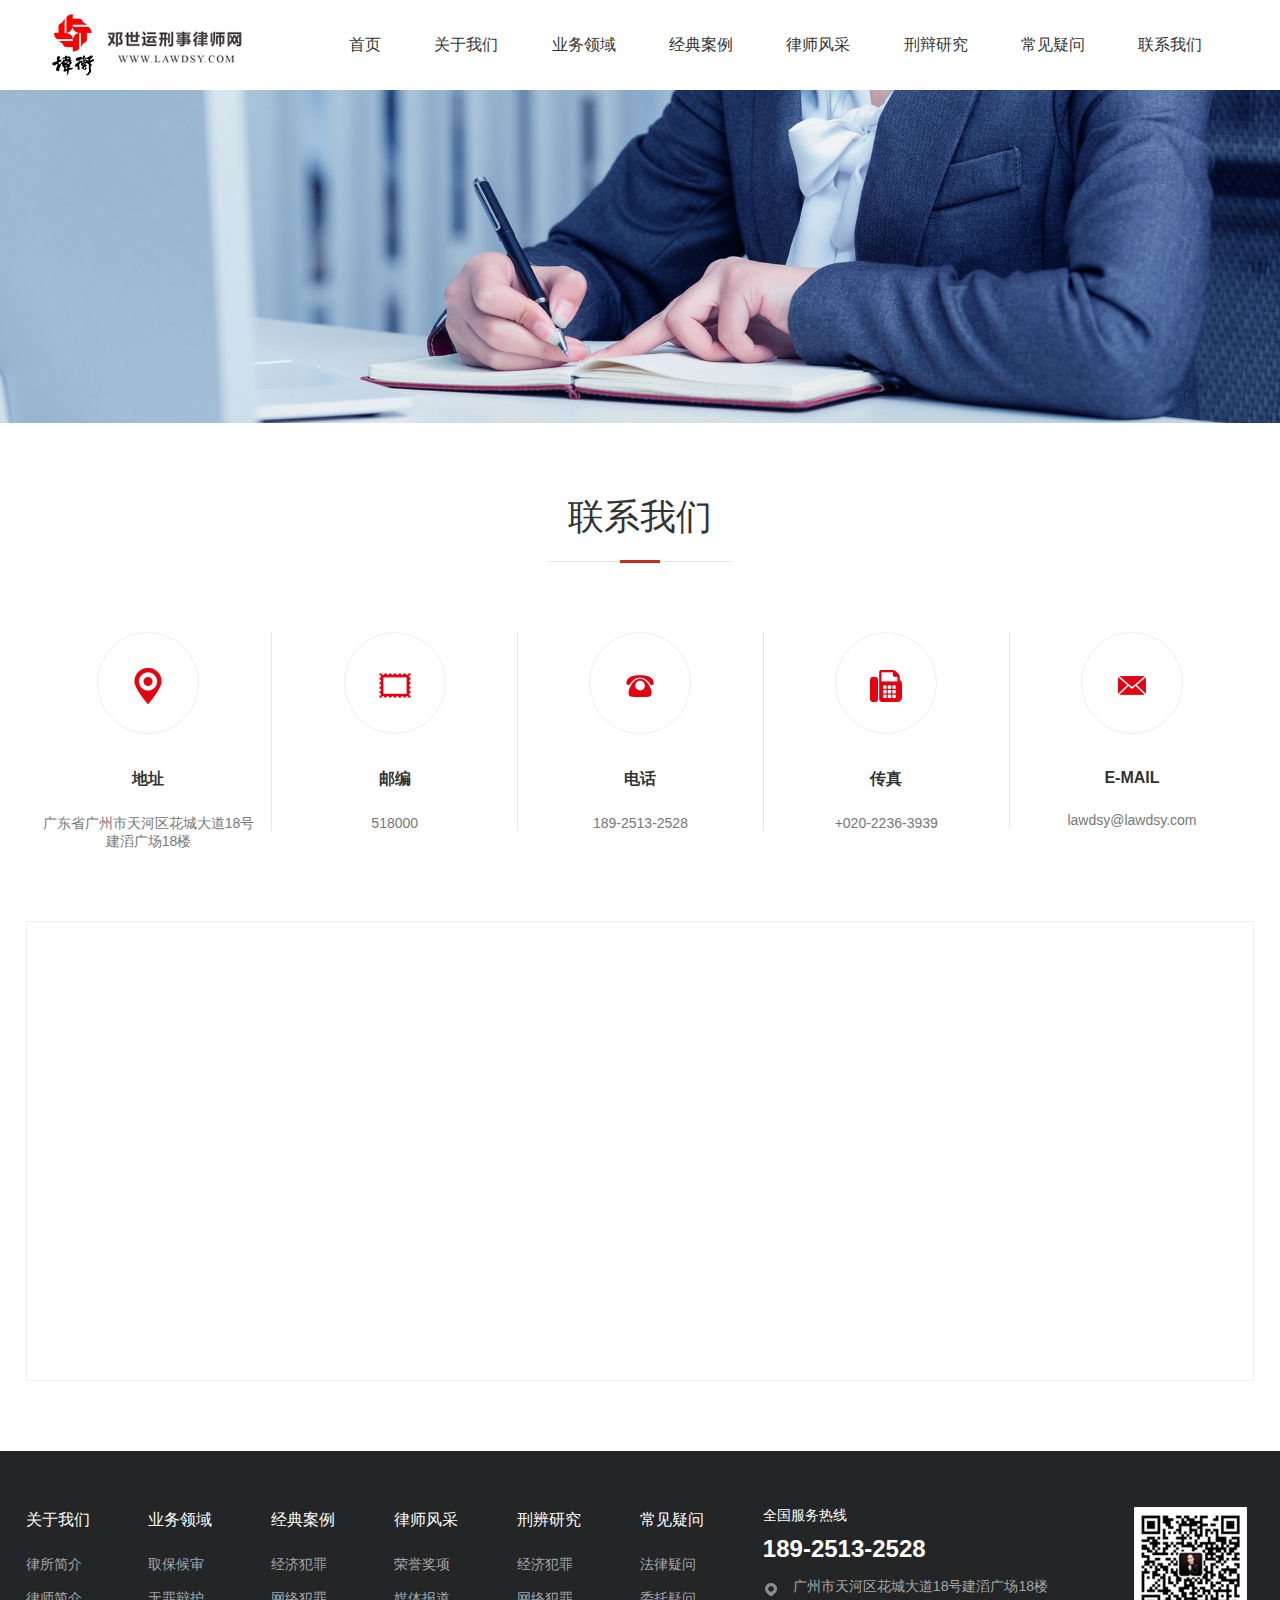
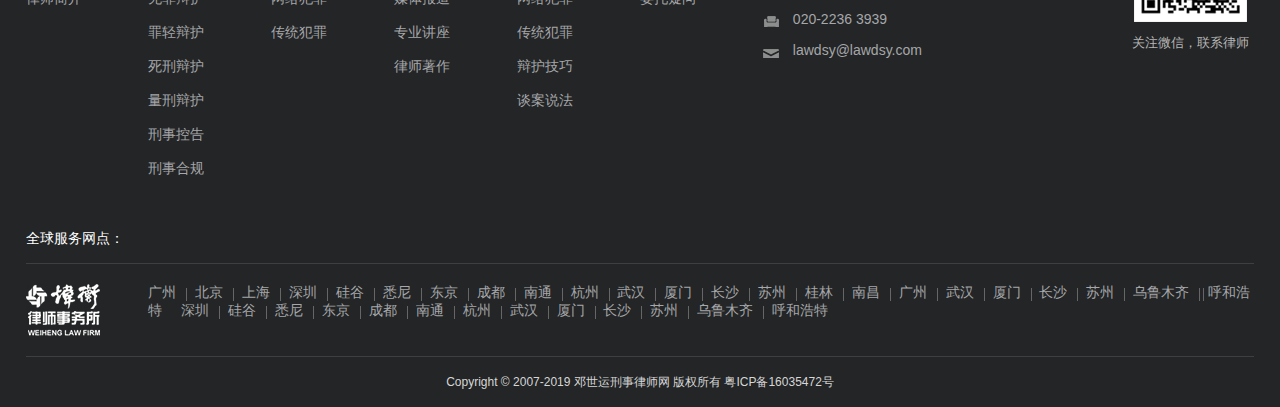
<file: 联系我们.html>
<!doctype html>
<html lang="zh-cmn-Hant">
	<head>
		<title>联系我们</title>
		<meta charset="utf-8">
		<meta name="renderer" content="webkit|ie-comp|ie-stand" />
		<meta http-equiv="X-UA-Compatible" content="IE=Edge,chrome=1">
		<meta name="keywords" content="" />
		<meta name="description" content="" />
		<meta name="author" content="www.holycorey.com" />
		<!-- 控制缩放比例 -->
		<meta name="viewport" content="initial-scale=1.0,width=device-width,height=device-height,minimum-scale=1.0,maximum-scale=1.0,user-scalable=no">
		<!-- 不让百度转码 -->
		<meta http-equiv="Cache-Control" content="no-transform" />
		<meta http-equiv="Cache-Control" content="no-siteapp" />
		<!-- css -->
		<link rel="stylesheet" type="text/css" href="css/base.css">
		<link rel="stylesheet" type="text/css" href="css/mobile.css">
		<link rel="stylesheet" type="text/css" href="css/layout.css">
		<link rel="stylesheet" type="text/css" href="css/media.css">
		<!-- js -->
		<script type="text/javascript" src="js/jquery.min.js"></script>
        <link rel="shortcut icon" href="images/favicon.gif" />
	</head>
	<body>
		<!-- Header -->
		<div class="Header-wrapper">
			<div class="header-container">
				<div class="clearfix">
					<a href="index.html" title="" class="H-logo">
						<img src="images/logo.jpg" alt="" class="" />
                    </a>
                    
					<div class="Hmenu-btn Hmenu-web">
						<a href="javascript:;" title=""></a>
                    </div>
                    
					<ul class="H-nav clearfix">
						<li><a href="" title="" class="Hnav-menu">首页</a></li>
						<li><a href="" title="" class="Hnav-menu">关于我们<i></i></a>
							<div class="Hnav-sub">
								<ul class="HnavSub-list">
									<li><a href="" title="">律所简介</a></li>
									<li><a href="" title="">律师简介</a></li>
								</ul>
							</div>
						</li>

						<li>
							<a href="" title="" class="Hnav-menu">业务领域<i></i></a>
							<div class="Hnav-sub">
								<ul class="HnavSub-list">
									<li><a href="" title="">取保候审</a></li>
									<li><a href="" title="">无罪辩护</a></li>
									<li><a href="" title="">罪轻辩护</a></li>
									<li><a href="" title="">死刑辩护</a></li>
									<li><a href="" title="">量刑辩护</a></li>
									<li><a href="" title="">刑事控告</a></li>
									<li><a href="" title="">刑事合规</a></li>
								</ul>
							</div>
						</li>

						<li><a href="" title="" class="Hnav-menu">经典案例<i></i></a>
							<div class="Hnav-sub">
								<ul class="HnavSub-list">
									<li><a href="" title="">经济犯罪</a></li>
									<li><a href="" title="">网络犯罪</a></li>
									<li><a href="" title="">传统犯罪</a></li>
								</ul>
							</div>
						</li>

						<li><a href="" title="" class="Hnav-menu">律师风采<i></i></a>	
							<div class="Hnav-sub">
								<ul class="HnavSub-list">
									<li><a href="" title="">荣誉奖项</a></li>
									<li><a href="" title="">媒体报道</a></li>
									<li><a href="" title="">专业讲座</a></li>
									<li><a href="" title="">律师著作</a></li>
								</ul>
							</div>				
						</li>

						<li>
							<a href="" title="" class="Hnav-menu">刑辩研究<i></i></a>							
							<div class="Hnav-sub">
								<ul class="HnavSub-list">
									<li><a href="" title="">经济犯罪</a></li>
									<li><a href="" title="">网络犯罪</a></li>
									<li><a href="" title="">传统犯罪</a></li>
									<li><a href="" title="">辩护技巧</a></li>
									<li><a href="" title="">谈案说法</a></li>
								</ul>
							</div>
						</li>

						<li><a href="" title="" class="Hnav-menu">常见疑问<i></i></a>
							<div class="Hnav-sub">
								<ul class="HnavSub-list">
									<li><a href="" title="">法律疑问</a></li>
									<li><a href="" title="">委托疑问</a></li>
								</ul>
							</div>
						</li>

						<li><a href="" title="" class="Hnav-menu">联系我们</a></li>
					</ul>
				</div>
			</div>
		</div>
		
		<!-- Banner -->
		<div class="pub-bann">
			<img src="images/bann/contact_bann.jpg" alt="">
		</div>

		<!-- Container -->
		<div class="Container-wrapper">
            <div class="contact pdtb70">
                <h2 class="pub-tit1">联系我们</h2>
                <div class="contain">
                    <div class="ctmodel">
						<ul>
							<li>
								<span><img src="images/icon/add.png" alt=""></span>
								<h4>地址</h4>
								<p>广东省广州市天河区花城大道18号<br/>建滔广场18楼</p>
							</li>

							<li>
								<span><img src="images/icon/code.png" alt=""></span>
								<h4>邮编</h4>
								<p>518000</p>
							</li>

							<li>
								<span><img src="images/icon/tel.png" alt=""></span>
								<h4>电话</h4>
								<p>189-2513-2528</p>
							</li>

							<li>
								<span><img src="images/icon/fax.png" alt=""></span>
								<h4>传真</h4>
								<p>+020-2236-3939</p>
							</li>

							<li>
								<span><img src="images/icon/email.png" alt=""></span>
								<h4>E-MAIL</h4>
								<p>lawdsy@lawdsy.com</p>
							</li>
						</ul>
					</div>

					<div class="map">
						<!--百度地图容器-->
						<div style="width:100%;height:460px;border:#eee solid 1px;" id="dituContent"></div>
					</div>
                </div>
            </div>
		</div>

		<!-- Footer -->
		<div class="Footer-wrapper">
			<div class="footer-container">
				<div class="contain clearfix">
					<dl class="F-nav"> 
						<dt>关于我们<i></i></dt>
						<dd>
							<a href="" title="">律所简介</a>
							<a href="" title="">律师简介</a>
						</dd>
					</dl>

					<dl class="F-nav"> 
						<dt>业务领域<i></i></dt>
						<dd>
							<a href="" title="">取保候审</a>
							<a href="" title="">无罪辩护</a>
                            <a href="" title="">罪轻辩护</a>
                            <a href="" title="">死刑辩护</a>
                            <a href="" title="">量刑辩护</a>
                            <a href="" title="">刑事控告</a>
                            <a href="" title="">刑事合规</a>
						</dd>
					</dl>

					<dl class="F-nav"> 
                        <dt>经典案例<i></i></dt>                        
						<dd>
                            <a href="" title="">经济犯罪</a>
							<a href="" title="">网络犯罪</a>
							<a href="" title="">传统犯罪</a>
						</dd>
					</dl>

					<dl class="F-nav">
                        <dt>律师风采<i></i></dt>
						<dd>
							<a href="" title="">荣誉奖项</a>
							<a href="" title="">媒体报道</a>
							<a href="" title="">专业讲座</a>
							<a href="" title="">律师著作</a>
						</dd>
					</dl>

					<dl class="F-nav"> 
						<dt>刑辨研究<i></i></dt>
						<dd>
							<a href="" title="">经济犯罪</a>
							<a href="" title="">网络犯罪</a>
                            <a href="" title="">传统犯罪</a>
                            <a href="" title="">辩护技巧</a>
                            <a href="" title="">谈案说法</a>
						</dd>
                    </dl>
                    
					<dl class="F-nav"> 
						<dt>常见疑问<i></i></dt>
						<dd>
							<a href="" title="">法律疑问</a>
							<a href="" title="">委托疑问</a>
						</dd>
                    </dl>

                    <dl class="F-nav F-nav2">
                        <p>全国服务热线</p>
                        <h4><a href="tel:189-2513-2528">189-2513-2528</a></h4>
                        <dd class="add">广州市天河区花城大道18号建滔广场18楼</dd>
                        <dd class="tel">020-2236 3939</dd>
                        <dd class="email">lawdsy@lawdsy.com </dd>
                    </dl>

					<div class="F-ct">
						<div class="F-code">
							<img src="images/core/wx_ewm.png" alt="" />
							<div class="type">关注微信，联系律师</div>
						</div>
					</div>
				</div>
			</div>

			<div class="frendLink">
				<div class="contain">
					<h4>全球服务网点：</h4>
					<div class="links clearfix">
						<div class="foot_logo"><a href=""><img src="images/core/ftlogo.jpg" alt=""></a></div>
						<div class="foot_link">
							<a href="">广州</a>
							<a href="">北京</a>
							<a href="">上海</a>
							<a href="">深圳</a>
							<a href="">硅谷</a>
							<a href="">悉尼</a>
							<a href="">东京</a>
							<a href="">成都</a>
							<a href="">南通</a>
							<a href="">杭州</a>
							<a href="">武汉</a>
							<a href="">厦门</a>
							<a href="">长沙</a>
							<a href="">苏州</a>
							<a href="">桂林</a>
							<a href="">南昌</a>
							<a href="">广州</a>
							<a href="">武汉</a>
							<a href="">厦门</a>
							<a href="">长沙</a>
							<a href="">苏州</a>
							<a href="">乌鲁木齐</a>
							<a href="">呼和浩特</a>
							<a href="">深圳</a>
							<a href="">硅谷</a>
							<a href="">悉尼</a>
							<a href="">东京</a>
							<a href="">成都</a>
							<a href="">南通</a>
							<a href="">杭州</a>
							<a href="">武汉</a>
							<a href="">厦门</a>
							<a href="">长沙</a>
							<a href="">苏州</a>
							<a href="">乌鲁木齐</a>
							<a href="">呼和浩特</a>
						</div>
					</div>
				</div>
			</div>

			<!-- copyright -->
			<div class="F-cr">Copyright © 2007-2019 邓世运刑事律师网 版权所有<a href="http://www.miitbeian.gov.cn/" target="_blank"> 粤ICP备16035472号 </a></div>
			<!-- copyright -->
		</div>
		<!-- Footer -->

		<!-- js -->
		<script type="text/javascript" src="js/custom.js"></script>
		<script type="text/javascript" src="http://api.map.baidu.com/api?key=&v=1.1&services=true"></script>
</head>


	<script type="text/javascript">
		//创建和初始化地图函数：
		function initMap(){
			createMap();//创建地图
			setMapEvent();//设置地图事件
			addMapControl();//向地图添加控件
			addMarker();//向地图中添加marker
		}
		
		//创建地图函数：
		function createMap(){
			var map = new BMap.Map("dituContent");//在百度地图容器中创建一个地图
			var point = new BMap.Point(113.323698,23.124702);//定义一个中心点坐标
			map.centerAndZoom(point,18);//设定地图的中心点和坐标并将地图显示在地图容器中
			window.map = map;//将map变量存储在全局
		}
		
		//地图事件设置函数：
		function setMapEvent(){
			map.enableDragging();//启用地图拖拽事件，默认启用(可不写)
			map.enableScrollWheelZoom();//启用地图滚轮放大缩小
			map.enableDoubleClickZoom();//启用鼠标双击放大，默认启用(可不写)
			map.enableKeyboard();//启用键盘上下左右键移动地图
		}
		
		//地图控件添加函数：
		function addMapControl(){
			//向地图中添加缩放控件
		var ctrl_nav = new BMap.NavigationControl({anchor:BMAP_ANCHOR_TOP_LEFT,type:BMAP_NAVIGATION_CONTROL_LARGE});
		map.addControl(ctrl_nav);
			//向地图中添加缩略图控件
		var ctrl_ove = new BMap.OverviewMapControl({anchor:BMAP_ANCHOR_BOTTOM_RIGHT,isOpen:0});
		map.addControl(ctrl_ove);
			//向地图中添加比例尺控件
		var ctrl_sca = new BMap.ScaleControl({anchor:BMAP_ANCHOR_BOTTOM_LEFT});
		map.addControl(ctrl_sca);
		}
		
		//标注点数组
		var markerArr = [{title:"邓世运刑事律师",content:"地址：广州市天河区花城大道18号建滔广场18楼整层<br/>驾车：导航点“建滔广场”<br/>公交：花城大道站<br/>地铁：珠江新城站，A2出口",point:"113.323792|23.124818",isOpen:0,icon:{w:23,h:25,l:23,t:21,x:9,lb:12}}
			];
		//创建marker
		function addMarker(){
			for(var i=0;i<markerArr.length;i++){
				var json = markerArr[i];
				var p0 = json.point.split("|")[0];
				var p1 = json.point.split("|")[1];
				var point = new BMap.Point(p0,p1);
				var iconImg = createIcon(json.icon);
				var marker = new BMap.Marker(point,{icon:iconImg});
				var iw = createInfoWindow(i);
				var label = new BMap.Label(json.title,{"offset":new BMap.Size(json.icon.lb-json.icon.x+10,-20)});
				marker.setLabel(label);
				map.addOverlay(marker);
				label.setStyle({
							borderColor:"#808080",
							color:"#333",
							cursor:"pointer"
				});
				
				(function(){
					var index = i;
					var _iw = createInfoWindow(i);
					var _marker = marker;
					_marker.addEventListener("click",function(){
						this.openInfoWindow(_iw);
					});
					_iw.addEventListener("open",function(){
						_marker.getLabel().hide();
					})
					_iw.addEventListener("close",function(){
						_marker.getLabel().show();
					})
					label.addEventListener("click",function(){
						_marker.openInfoWindow(_iw);
					})
					if(!!json.isOpen){
						label.hide();
						_marker.openInfoWindow(_iw);
					}
				})()
			}
		}
		//创建InfoWindow
		function createInfoWindow(i){
			var json = markerArr[i];
			var iw = new BMap.InfoWindow("<b class='iw_poi_title' title='" + json.title + "'>" + json.title + "</b><div class='iw_poi_content'>"+json.content+"</div>");
			return iw;
		}
		//创建一个Icon
		function createIcon(json){
			var icon = new BMap.Icon("http://app.baidu.com/map/images/us_mk_icon.png", new BMap.Size(json.w,json.h),{imageOffset: new BMap.Size(-json.l,-json.t),infoWindowOffset:new BMap.Size(json.lb+5,1),offset:new BMap.Size(json.x,json.h)})
			return icon;
		}
		
		initMap();//创建和初始化地图
	</script>
	</body>
</html>
</file>
<file: css/mobile.css>
@charset "utf-8";
.Hmenu-btn{width:25px;height:50px;padding:24px 0 0;cursor:pointer;display:none;float:right;margin:0 0 0 10px;}
.Hmenu-btn a{display:block;width:100%;height:2px;background-color:#333;position:relative;}
.Hmenu-btn a:before,
.Hmenu-btn a:after{content:"";display:block;width:100%;height:2px;background-color:#333;position:absolute;left:0px;}
.Hmenu-btn a:before{top:-10px;}
.Hmenu-btn a:after{bottom:-10px;}
.Hmenu-btn.cur a{-moz-animation: buttonAnimation 0.3s ease forwards;-webkit-animation: buttonAnimation 0.3s ease forwards;animation: buttonAnimation 0.3s ease forwards;}
.Hmenu-btn.cur a:before{-moz-animation: buttonAnimationBefore 0.3s ease forwards;-webkit-animation: buttonAnimationBefore 0.3s ease forwards;animation: buttonAnimationBefore 0.3s ease forwards; }
.Hmenu-btn.cur a:after{-moz-animation: buttonAnimationAfter 0.3s ease forwards;-webkit-animation: buttonAnimationAfter 0.3s ease forwards;animation: buttonAnimationAfter 0.3s ease forwards; }
@-moz-keyframes buttonAnimationBefore {
	0% {-moz-transform: translateY(0px) rotate(0);transform: translateY(0px) rotate(0); }
	50% {-moz-transform: translateY(10px) rotate(0);transform: translateY(10px) rotate(0); }
	100% {-moz-transform: translateY(10px) rotate(45deg);transform: translateY(10px) rotate(45deg); } 
}
@-webkit-keyframes buttonAnimationBefore {
	0% {-webkit-transform: translateY(0px) rotate(0);transform: translateY(0px) rotate(0); }
	50% {-webkit-transform: translateY(10px) rotate(0);transform: translateY(10px) rotate(0); }
	100% {-webkit-transform: translateY(10px) rotate(45deg);transform: translateY(10px) rotate(45deg); } 
}
@keyframes buttonAnimationBefore {
	0% {-moz-transform: translateY(0px) rotate(0);-ms-transform: translateY(0px) rotate(0);-webkit-transform: translateY(0px) rotate(0);transform: translateY(0px) rotate(0); }
	50% {-moz-transform: translateY(10px) rotate(0);-ms-transform: translateY(10px) rotate(0);-webkit-transform: translateY(10px) rotate(0);transform: translateY(10px) rotate(0); }
	100% {-moz-transform: translateY(10px) rotate(45deg);-ms-transform: translateY(10px) rotate(45deg);-webkit-transform: translateY(10px) rotate(45deg);transform: translateY(10px) rotate(45deg); } }
@-moz-keyframes buttonAnimationAfter {
	0% {-moz-transform: translateY(0) rotate(0);transform: translateY(0) rotate(0); }
	50% {-moz-transform: translateY(-10px) rotate(0);transform: translateY(-10px) rotate(0); }
	100% {-moz-transform: translateY(-10px) rotate(-45deg);transform: translateY(-10px) rotate(-45deg); } 
}
@-webkit-keyframes buttonAnimationAfter {
	0% {-webkit-transform: translateY(0) rotate(0);transform: translateY(0) rotate(0); }
	50% {-webkit-transform: translateY(-10px) rotate(0);transform: translateY(-10px) rotate(0); }
	100% {-webkit-transform: translateY(-10px) rotate(-45deg);transform: translateY(-10px) rotate(-45deg); } 
}
@keyframes buttonAnimationAfter {
	0% {-moz-transform: translateY(0) rotate(0);-ms-transform: translateY(0) rotate(0);-webkit-transform: translateY(0) rotate(0);transform: translateY(0) rotate(0); }
	50% {-moz-transform: translateY(-10px) rotate(0);-ms-transform: translateY(-10px) rotate(0);-webkit-transform: translateY(-10px) rotate(0);transform: translateY(-10px) rotate(0); }
	100% {-moz-transform: translateY(-10px) rotate(-45deg);-ms-transform: translateY(-10px) rotate(-45deg);-webkit-transform: translateY(-10px) rotate(-45deg);transform: translateY(-10px) rotate(-45deg); } 
}
@-moz-keyframes buttonAnimation {
	0% {background: #aaaaaa; }
	50% {background: rgba(255, 255, 255, 0); }
	100% {background: rgba(255, 255, 255, 0); }
}
@-webkit-keyframes buttonAnimation {
	0% {background: #aaaaaa; }
	50% {background: rgba(255, 255, 255, 0); }
	100% {background: rgba(255, 255, 255, 0); } 
}
@keyframes buttonAnimation {
	0% {background: #aaaaaa; }
	50% {background: rgba(255, 255, 255, 0); }
	100% {background: rgba(255, 255, 255, 0); } 
}
</file>
<file: css/media.css>
@charset "utf-8";
/* CSS Document */
@media all and (max-width:1700px){/*1680 * 1050*/
    
}

@media all and (max-width:1460px){/*1440 * 900*/

}

@media all and (max-width:1380px){/*1366 * 768*/

}

@media all and (max-width:1301px){/*1280 * 800*/
	.header-container{padding:0 4%;}
}

@media all and (max-width:1280px){
	.contain{width:100%;padding:0 2%;}
	.H-nav>li{padding:0 .4rem;}
}

@media all and (max-width:1200px){ /*1200*/

}

@media all and (max-width:1100px){/*1024 * 768 */
	.F-split{display:none;}
	.H-nav>li{padding:0 .3rem;}
}

@media all and (max-width:1000px){
	.H-nav{margin:0 0 0 2%;}
}

@media all and (max-width:981px){/*web*/
	.pub-bann{margin-top:50px;}
	.pdtb70{padding:30px 0;}
    .header-container{padding:0 2%;}
    .pub-tit1{font-size:24px;}

	html{font-size:50.1563px;}
	img{max-width:100%;}
	/*-- Header --*/
	.H-logo,
	.H-lang, .H-user, .H-srch,
	.Hsrch-box{height:50px;}
	.H-logo{line-height:50px;}
	.H-logo img{height:30px;}
	
	.H-nav{width:100%;background:#fff;position:absolute;top:50px;left:0px;margin:0px;float:none;}
	.H-nav>li{padding:0px;border-bottom:1px solid #ccc;float:none;}
	.H-nav .Hnav-menu{padding:0 4%;height:50px;line-height:50px;color:#333;font-size:14px;}
	.Hnav-menu i{display:block;}
	.Hnav-sub{padding:0;position:relative;top:0px;}
	.Hnav-sub .contain{padding:0px;}
	.HnavSub-box,
	.HnavSub-img{display:none !important;}
	.HnavSub-list{width:100%;float:none;}
	.HnavSub-list li{width:100%;padding:0px;}
	.HnavSub-list li a{padding:0 6%;height:45px;line-height:45px;text-align:left;font-size:13px;}
	.H-action .split{margin:17px 0 0;}
	
	.Hmenu-btn.H-rMenu-btn{display:none;}
	.Hmenu-btn.Hmenu-web{display:block;}
	.H-nav{display:none;}	
	.Hsrch-box{top:50px;}
	.Hsrch-block{width:92% !important;padding:0px !important;margin:9px auto 0;}
	.H-lang{position:static;position:initial;}
	.Hlang-box{padding:10px 0;width:100%;top:50px;left:0px;}
	.Hlang-box:before{display:none;}	
	.Header-wrapper.Header-searching .H-logo img{display:inline-block;}
	.Header-wrapper.Header-searching .H-logo img.rollover{display:none;}
	
	/*-- Footer --*/
	.F-nav,
	.F-nav.F-nav2{width:20%;}
	.F-ct{width:100%;margin:20px 0 0;}
	.F-cr{padding:8px 4%;font-size:12px;line-height:18px;}
	/*-- Footer --*/
	.footer-container{padding:10px 0;}
	.F-nav{width:100% !important;border-bottom:1px solid rgba(255,255,255,.1);margin:0px;}
	.F-nav dt{padding:0 2%;height:50px;line-height:50px;}
	.F-nav dt i{display:block;}
	.F-nav dd{padding:0 0 10px;margin:0px;display:none;}
	.F-nav dd a{padding:0 6%;height:40px;line-height:40px;}

	.F-nav.F-nav.F-nav2{padding-top:15px;}
	.F-nav.F-nav2 dd{display:block;}

	.foot_logo{display:none;}
    .foot_link{width:100%;}
    
    /* news */
    .newsImg,.newsNote{width:100%;}
    .newsImg img{width:100%;}
    .newsNote{margin-top:20px;}
    .newsNote .note{margin:10px auto;}

    /* 常见问题 */
    .faqList .box{padding:20px 0;}
    .faqList dl dd{padding:0;}
    .faqList dl dt{background-position:right 7px;}
    .faqList dl dt.cur{background-position:right 7px;}

    .pagination a{margin:5px 0;}
    .caseList{margin-bottom:20px;}
	.caseList .casebox{width:100%;font-size:16px;margin-left:0;}
	
	/* 联系我们 */
	.ctmodel ul{margin:20px auto;}
	.ctmodel ul li{width:50%;border:0px;margin-bottom:20px;padding-bottom:20px;border-bottom:1px solid #eee;}
	.ctmodel ul li:first-child{border-bottom:1px solid #eee;}
	.ctmodel ul li span{width:80px;height:80px;line-height:80px;}
	.ctmodel ul li h4{margin:20px auto 10px;}
	.ctmodel ul li:nth-child(-n+2) p{height:70px;line-height:23px;}
}


@media all and (max-width:768px){
	
}

@media all and (max-width:640px){
	#index-bnr{display:none;}
	#web-bnr{display:block;}
}

@media all and (max-width:580px){

}

@media all and (max-width:414px){
	html{font-size:21.5625px;}
}

@media all and (max-width:375px){
    
}
</file>
<file: css/layout.css>
@charset "utf-8";
/* CSS Document */
/* 常见问题 */
.pub-tit1{color:#333;font-size:36px;padding-bottom:20px;position: relative;text-align:center;}
.pub-tit1:after{position:absolute;content:"";width:184px;height:1px;background:#e5e5e5;left:50%;bottom:0px;margin-left:-92px;}
.pub-tit1:before{position: absolute;content:"";width:40px;height:3px;background:#ca2b25;left:50%;bottom:-1px;margin-left:-20px;z-index:2;}
.faqList .box{padding:70px 0 50px;}
.faqList dl{margin-bottom: 20px;padding-bottom: 20px;border-bottom: 1px solid #e5e5e5;}
.faqList dl dt{color:#333;font-size:16px;background:url(../images/icon/show.jpg) no-repeat right center;cursor:pointer;padding-right:20px;}
.faqList dl dt.cur{background:url(../images/icon/hide.jpg) no-repeat right center;}
.faqList dl dd{color:#666;font-size:14px;margin-top:20px;line-height:26px;padding:0 20px;display:none;}

/* 新闻列表页 */
.newsList li{overflow: hidden;margin-bottom:30px;padding-bottom:30px;border-bottom:1px solid #eee;}
.newsImg{float:left;width:21%;}
.newsNote{float:right;width:75%;}
.newsNote h4{color:#333;font-weight:bold;margin-bottom:20px;font-size:18px;}
.newsNote .note{color:#777;line-height:30px;margin:25px auto 45px;}
.newsNote span{color:#999999;}
.newsNote h4:hover{color:#ca2b25;}

/* 新闻详情页 */
.artInfo-left .artInfo-name{text-align:center;font-size:30px;color:#333;}
.artInfo-left .artInfo-ab{text-align:center;line-height:22px;color:#999999;margin:30px auto;padding-bottom:30px;border-bottom:1px solid #eee;}
.artInfo-ab span{display:inline-block;margin:0 5px;}
.artInfo-ab span.see{padding:0 0 0 24px;background:url(../images/icon/icon-see.png) no-repeat left center;}
.artInfo-con{line-height:32px;color:#777777;position:relative;overflow:hidden;margin:37px 0 0;}
.artInfo-con img{max-width:100%;}
.artInfo-page{padding:15px 20px;line-height:24px;color:#666666;background:#f1f1f1;margin:49px 0 0;}
.artInfo-page .type{color:#999999;margin:0 5px 0 0;}
.artInfo-page a{display:block;width:46%;}
.artInfo-page a.fr{text-align:right;overflow:hidden;text-overflow:ellipsis;white-space:nowrap;}
.artInfo-page a:hover{color:#ca2b25;}
.artInfo-page a span{color:#666;}
.artInfo-action{line-height:24px;font-size:12px;color:#b1b1b1;position:relative;margin:33px 0 0;}
.artInfo-action .bdsharebuttonbox{text-align:center;}

.artInfo-action .bdsharebuttonbox a{display:inline-block;width:22px;height:21px;background:url(../images/icon/icon_share.jpg) no-repeat left center;}
.bdsharebuttonbox a#bds_more{background-position:0px 0px;float:none;}
.bdsharebuttonbox a#bds_qzone{background-position:-27px 0px;float:none;}
.bdsharebuttonbox a#bds_tsina{background-position:-54px 0px;float:none;}
.bdsharebuttonbox a#bds_tqq{background-position:-81px 0px;float:none;}
.bdsharebuttonbox a#bds_renren{background-position:-108px 0px;float:none;}
.bdsharebuttonbox a#bds_weixin{background-position:-135px 0px;float:none;}

/* 经典案例 */
.caseList{margin-bottom:65px;}
.caseList .casebox{float:left;width:31.25%;float:left;margin-left:3.125%;font-size:18px;color:#333333;text-align:center;transition:all 0.5s;}
.caseList .casebox h4{padding:15px 0;}
.caseList .casebox:hover{background:#fff;box-shadow: 0 0 16px #eee;}
.caseList .casebox:first-child{margin-left:0px;}

/* 联系我们 */
.ctmodel ul{overflow: hidden;margin: 70px auto;}
.ctmodel ul li{width:20%;float:left;text-align:center;border-left:1px solid #e5e5e5;color:#777;}
.ctmodel ul li:first-child{border:0px;}
.ctmodel ul li span{display:block;width:102px;height:102px;text-align:center;line-height:102px;margin:0px auto;border-radius:50%;border:1px solid #eee;}
.ctmodel ul li h4{font-weight:bold;font-size:16px;color:#333333;margin:35px auto 25px;}
</file>
<file: css/base.css>
@charset "utf-8";
/*
    *********	Author:Corey
    *********	Date:2017/07/07
    *********	QQ:735701122
*/

/*reset Css*/
body{background-color: #fff;-webkit-touch-callout: none;-webkit-text-size-adjust:100%;-webkit-tap-highlight-color:rgba(255,255,255,0);/*-webkit-user-select: none;*//*禁止复制*/}

/*clearfix*/
.clearfix{*zoom:1}
.clearfix:before,
.clearfix:after{display:table;content:""}
.clearfix:after{clear:both}

body, button, input, pre, select, textarea{font-size: 14px;font-family:'Microsoft YaHei','Arial';}
article, aside, audio, body, canvas, caption, details, div, figure, footer, header, hgroup, html, iframe, img, mark, menu, nav, object, section, span, summary, table, tbody, td, tfoot, thead, tr, video{margin: 0;padding: 0;border: 0;}
a, abbr, address, b, blockquote, cit, code, dd, del, dfn, dl, dt, em, fieldset, h1, h2, h3, h4, h5, h6, hr, i, ins, label, legend, li, ol, p, pre, q, samp, small, strong, sub, sup, ul{border: 0;vertical-align: baseline;margin: 0;padding: 0;}
article, aside, audio, canvas, figcaption, figure, figure img, footer, header, hgroup, nav, section, video{display: block;}
/* 默认合并表格边框 */
table{border-collapse:collapse;}
h1,h2,h3,h4,h5,h6{font-size:100%;font-weight:normal;}
ol,ul,li{list-style: none;}
a, a:active{color:inherit;text-decoration:none;cursor:pointer;}
a{border:0;}

/*public Css*/
*{box-sizing:border-box;}
*::before, *::after{box-sizing:border-box;}
*:focus{outline:none;}

/*兼容iphone去除默认input表单默认设置*/
input[type="submit"],input[type="reset"],input[type="button"],button{-webkit-appearance: none;}

/*图片默认样式*/
img{border:0;vertical-align:middle;}
/*动画效果 所有属性获得过度*/
*{transition-property:all;}
.com-img img{transition:all 0.4s ease-in 0s; -webkit-transition:all 0.4s ease-in 0s; -moz-transition:all 0.4s ease-in 0s; -o-transition:all 0.4s ease-in 0s;}
.com-img:hover img{transform:scale(1.1); -webkit-transform:scale(1.1); -moz-transform:scale(1.1); -o-transform:scale(1.1);-ms-transform:scale(1.1);}

.pdtb70{padding:70px 0px;}
.bg1{background:#eee;}
.fl{float:left;}
.fr{float:right;}
.show{display:block;}
.hide{display:none;}
.taC{text-align:center;}
.taL{text-align:left;}
.taR{text-align:right;}
.ofH{overflow:hidden;}

.col-2{width:50%;float:left;}
.col-3{width:33.333333%;float:left;}
.col-4{width:25%;float:left;}
.col-5{width:20%;float:left;}
.col-6{widows:16.6666%;float:left;}

.bd_weixin_popup ,.bd_weixin_popup *{box-sizing:content-box!important;}
#dituContent img{max-width:none;}

/*字体引入*/
@font-face {
    font-family: 'fmbold';
    src: url('../fonts/fmbold.eot?#iefix') format('embedded-opentype'),
	url('../fonts/fmbold.woff') format('woff'),
	url('../fonts/fmbold.ttf') format('truetype'),
	url('../fonts/fmbold.svg#NeuesBauenDemo') format('svg');
}

/*flex IE10以下不兼容*/
.flex{display:-webkit-box;display:-webkit-flex;display:-ms-flexbox;display:flex;}
.flex-v{-webkit-box-orient:vertical;-webkit-flex-direction:column;-ms-flex-direction:column;flex-direction:column;}
.flex-1{-webkit-box-flex:1;-webkit-flex:1;-ms-flex:1;flex:1;}
.flex-2{-webkit-box-flex:2;-webkit-flex:2;-ms-flex:2;flex:2;}
.flex-3{-webkit-box-flex:3;-webkit-flex:3;-ms-flex:3;flex:3;}
.flex-align-center{-webkit-box-align:center;-webkit-align-items:center;-ms-flex-align:center;align-items:center;}
.flex-pack-center{-webkit-box-pack:center;-webkit-justify-content:center;-ms-flex-pack:center;justify-content:center;}
.flex-pack-justify{-webkit-box-pack:justify;-webkit-justify-content:space-between;-ms-flex-pack:justify;justify-content:space-between;}
.vertical-container{display: -webkit-flex;display: flex;-webkit-align-items: center;align-items: center;-webkit-justify-content: center;justify-content: center;}

/*限制行数 -- 一行*/
.line1{overflow:hidden;text-overflow:ellipsis;white-space:nowrap;}
/*限制行数 -- 当字号为12px,line-height为25时，限制高为50，如有改变，自行设置高度,为了兼容不支持line-clamp属性的浏览器*/
.line2{height:50px;text-overflow:-o-ellipsis-lastline;overflow:hidden;text-overflow:ellipsis;display:-webkit-box;-webkit-line-clamp:2;line-clamp:2;-moz-line-clamp:2;-o-line-clamp:2;-webkit-box-orient:vertical;}
.line3{height:75px;text-overflow:-o-ellipsis-lastline;overflow:hidden;text-overflow:ellipsis;display:-webkit-box;-webkit-line-clamp:3;line-clamp:3;-moz-line-clamp:3;-o-line-clamp:3;-webkit-box-orient:vertical;}

/*动画--规定动画移动出去的时间*/
a:hover{-moz-transition: all 0.5s ease-out;-o-transition: all 0.5s ease-out;-webkit-transition: all 0.5s ease-out;transition: all 0.5s ease-out;}
.animation{-moz-transition: all 0.3s ease-out;-o-transition: all 0.3s ease-out;-webkit-transition: all 0.3s ease-out;transition: all 0.3s ease-out;}
/* 指定文字禁止复制 */
.noSelect{-moz-user-select:none;-webkit-user-select:none;-ms-user-select:none;-khtml-user-select:none;user-select:none;}

/*分页*/
.pagination{width:100%;height:auto;text-align:center;position:relative;overflow:hidden;}/*分页*/
.pagination a{display:inline-block;width:36px;height:36px;line-height:36px;text-align:center;border:1px solid #e9e9e9;background-color:#fff;margin:0px 3px;}
.pagination a.on, .pagination a:hover{background-color:#ca2b25;color:#ffffff;border-color:#ca2b25;}
.pagination a:first-child,.pagination a:last-child{font-weight:600;font-family:'宋体';}

/* 子元素文字居中 */
/* display:-webkit-flex;display:flex;justify-content:center;align-items:center; */

/*小米鼠标移动效果*/
/*ul li{width:23.75%;float:left;padding:40px;background:#fff;margin-top:30px;margin-left:1.04%;text-align:center;-webkit-transition:all .2s linear;transition:all .2s linear;}
ul li:hover{-webkit-box-shadow:0 15px 30px rgba(0, 0, 0, 0.1);box-shadow:0 15px 30px rgba(0, 0, 0, 0.1);-webkit-transform:translate3d(0, -5px, 0);transform:translate3d(0, -5px, 0)}*/

/*常用伪类效果*/ /**自定义颜色，宽高等**/
/*.pub-wl-tit{position:relative;}
.pub-wl-tit:after{content:"";position:absolute;left:50%;bottom:0px;width:30px;height:1px;background:#000;margin-left:-15px;}
.pub-wl-tit:before{content:"";position:absolute;right:0px;bottom:0px;width:30px;height:1px;background:#000;}*/

/*图片去色处理，IE兼容较差*/
/*.photo-gray img{
    -webkit-filter: grayscale(100%);
    -moz-filter: grayscale(100%);
    -ms-filter: grayscale(100%);
    -o-filter: grayscale(100%);
    filter: grayscale(100%);
    filter: gray;
}

.photo-gray img:hover{
    -webkit-filter: grayscale(0%);
    -moz-filter: grayscale(0%);
    -ms-filter: grayscale(0%);
    -o-filter: grayscale(0%);
    filter: grayscale(0%);
    filter: gray;
}*/

.trs{transition: all 0.5s ease-in-out 0;}

/* 背景拉升效果 */
.bg-pic{background-repeat:no-repeat;background-size:cover;background-position:center;width:100%;height:100%;text-align:center;transform:matrix(1.1, 0, 0, 1.1, 0, 0);-webkit-transition:all 0.4s ease 1.2s; -moz-transition:all 0.4s ease 1.2s; -ms-transition:all 0.4s ease 1.2s; -o-transition:all 0.4s ease 1.2s; transition:all 0.4s ease 1.2s;object-fit: cover;}

/* 滑动到该位置时 */
.bg-pic.active{transition-delay:0.4s !important; transform:matrix(1.0, 0, 0, 1.0, 0, 0); -webkit-transition:all 5.0s ease; -moz-transition:all 5.0s ease; -ms-transition:all 5.0s ease; -o-transition:all 5.0s ease; transition:all 5.0s ease;}

/*btn效果*/
.show-more{width:100px;height:42px;line-height:42px;display: block;color:#6e1b2b;text-align: center;border: 1px solid #6e1b2b;position:relative;}
.show-more span{position:relative;z-index:3;}
.show-more{overflow:hidden;}
.show-more:after{content:"";display:block;width:100%;height:100%;background:#6e1b2b;position:absolute;top:0px;left:-100%;}
.show-more:hover{color:#fff;border-color:#6e1b2b !important;}
.show-more:hover:after{left:0px;}
.show-more:after,.show-more{-moz-transition: all 0.5s ease-out;-o-transition: all 0.5s ease-out;-webkit-transition: all 0.5s ease-out;transition: all 0.5s ease-out;}

/*视频插件--视频窗口*/
.media-modal{width:100%;height:100%;background:rgba(0,0,0,.3);position:fixed;top:0px;left:0px;z-index:9999;display:none;opacity:0;}
.media-modal .mediaModal-contain{width:720px;height:480px;background:#fff;box-shadow:0 0 15px rgba(0,0,0,.5);position:absolute;top:50%;left:50%;margin:-240px 0 0 -360px;display:none;}
.mediaModal-contain .mediaModal-box,
.mediaModal-contain video,
.mediaModal-contain .mejs-container,
.mediaModal-contain .mejs-overlay-play,
.mediaModal-contain .mejs-poster,
.mediaModal-contain .mejs-layers,
.mediaModal-contain .mejs-overlay{width:100% !important;height:100% !important;}
.mediaModal-contain .close{display:block;width:32px;height:32px;background:url(../js/media/icon-close.png) no-repeat center center / cover;position:absolute;right:5px;top:5px;z-index:2;opacity:0;transition:all .3s ease-in-out;-webkit-transition:all .3s ease-in-out;}
.mediaModal-contain:hover .close{opacity:1;}
@media all and (max-width:980px){.mediaModal-contain .close{opacity:1;}.media-modal .mediaModal-contain{width:94%;left:3%;margin-left:0;}}

/* 通用头部和底部 */
body{transition:all .25s ease-in-out;-moz-transition:all .25s ease-in-out;-webkit-transition:all .25s ease-in-out;position:relative;overflow-x:hidden;}
.contain{width:1280px;margin:0 auto;}

/*初始化按钮*/
.btn{display:inline-block;text-align:center;padding:0px;border:0px;margin:0px;position:relative;cursor:pointer;}
input.text,textarea.text{display:block;padding:0px;width:100%;border:0px;background:none;margin:0px;resize:none;}

/*--- Header ---*/
.Header-wrapper{z-index:99;}
.Header-wrapper .Header-cl{position:relative;}
.header-container{width:100%;background:#fff;position:fixed;top:0px;left:0px;z-index:90;padding:0 8%;}

/*logo*/
.H-logo{height:90px;line-height:90px;font-size:0px;float:left;position:relative;overflow:hidden;z-index:5;}

/*Hnav*/
.H-nav{float:right;}
.H-nav>li{padding:0 25px;float:left;position: relative;}
.H-nav .Hnav-menu{display:block;height:90px;line-height:90px;font-size:16px;color:#333333;position:relative;}
.Hnav-menu i{display:block;width:50px;height:50px;background:url(../images/icon/icon-dd1.svg) no-repeat center / 50% auto;position:absolute;right:0px;top:0px;z-index:2;display:none;}
.Hnav-menu.cur i{transform:rotate(-180deg);-webkit-transform:rotate(-180deg);}

.Hnav-sub{width:100%;background:#fff;position:absolute;top:88px;left:0px;display:none;border-top:2px solid #ca2b25;padding:10px 0;}
.HnavSub-list li a{display:block;height:44px;line-height:44px;text-align:center;color:#333333;background:#fff;position: relative;}
.HnavSub-list li a:after{position: absolute;content:"";width:2px;height:20px;background:#ca2b25;opacity:0;left:0px;top:50%;margin-top:-10px;transition: all 0.3s;}
.HnavSub-list li a:hover:after{opacity:1;}
.H-nav>li.cur .Hnav-menu{color:#ca2b25;}
.HnavSub-list li.cur a,.HnavSub-list li a:hover{color:#ca2b25;}

@media all and (min-width:980px){.H-lang:hover .Hlang-box{display:block;animation:fadeInUp .6s ease-in-out;-webkit-animation:fadeInUp .6s ease-in-out;}.H-nav>li:hover .Hnav-sub{display:block;animation:fadeInDown .6s ease-in-out;-webkit-animation:fadeInDown .6s ease-in-out;}}
@keyframes fadeInUp{0%{transform:translateY(-20px);-webkit-transform:translateY(-20px);opacity:0;}100%{transform:translateY(0);-webkit-transform:translateY(0);opacity:1;}}
@keyframes fadeInDown{0%{transform:translateY(20px);-webkit-transform:translateY(20px);opacity:0;}100%{transform:translateY(0);-webkit-transform:translateY(0);opacity:1;}}

/*--- Footer ---*/
.Footer-wrapper{color:#fff;}
.F-cr{padding:15px 0;line-height:20px;text-align:center;font-size:12px;color:#d6d6d6;background:#232526;}
.footer-container{padding:56px 0 45px;background:#232526;}
.F-nav{width:10%;float:left;}
.F-nav.F-nav2{width:30%;}
.F-nav dt{line-height:25px;font-size:16px;position:relative;}
.F-nav dt i{display:block;width:50px;height:50px;background:url(../images/icon/icon-dd2.svg) no-repeat center / 50% auto;position:absolute;right:0px;top:0px;display:none;}
.F-nav dt.cur i{transform:rotate(-180deg);-webkit-transform:rotate(-180deg);}
.F-nav dd{margin:15px 0 0;}
.F-nav dd a{display:block;padding:5px 0;line-height:24px;color:#a6a7aa;}
.F-nav dd a:hover{color:#fff;}

/* 友情链接 */
.frendLink{background:#232526;}
.frendLink h4{color:#fff;}
.links{border-top:1px solid #3d3f40;border-bottom: 1px solid #3d3f40;padding:20px 0;margin-top:15px;}
.foot_logo{float:left;width:10%;}
.foot_link{float:right;width:90%;}
.foot_link a{color:#a6a7aa;padding-right:15px;position: relative;}
.foot_link a:hover{color:#fff;}
.foot_link a:after{position: absolute;content:"";width:1px;height:13px;background:#666;top:4px;right:4px;}
.foot_link a:last-child:after{display:none;}

.F-ct{width:10%;float:right;}
.F-code{display:inline-block;text-align:center;margin:0;}
.F-code .type{line-height:22px;font-size:13px;color:#b6b6b6;margin:10px 0 0;}

.F-nav.F-nav2 h4{color:#fff;font-weight:bold;font-size:24px;margin-top:10px;}
.F-nav.F-nav2 dd{color:#a6a7aa;padding-left:30px;background:url(../images/icon/icon_ftmsg.png) no-repeat left 5px;}
.F-nav.F-nav2 dd.tel{background-position: left -29px}
.F-nav.F-nav2 dd.email{background-position: left -62px}

/*--- Banner ---*/
#index-bnr img{max-width:100%;}
.index-bnr .swiper-pagination{font-size:0px;bottom:8.070175438596491% !important;opacity:.75;}
.index-bnr .swiper-pagination-bullet{width:8px;height:8px;border-radius:50%;background:#fff;position:relative;overflow:hidden;margin:0 8px;opacity:1;padding:0px;}
.index-bnr .swiper-pagination-bullet-active{background:#ca2b25;}
#web-bnr{display:none;margin-top:50px;}

/* 内页全局通用banner */
.pub-bann{margin-top:90px;}
.pub-bann img{min-height:200px;max-width:100%;object-fit:cover;width:100%;}


/*通用分类*/
.pub_cate{height:70px;line-height:70px;border-bottom:1px solid #eee;overflow: hidden;}
.pub_cate ul li{float:left;margin-right:65px;font-size:16px;position:relative;color:#666;}
.pub_cate ul li a{display: block;}
.pub_cate ul li.cur:after,.pub_cate ul li:hover:after{position:absolute;left:20%;bottom:0px;height:3px;content:"";width:60%;background:#ca2b25;}
.pub_cate ul li a:hover,.pub_cate ul li.cur a{color:#ca2b25;}
</file>
